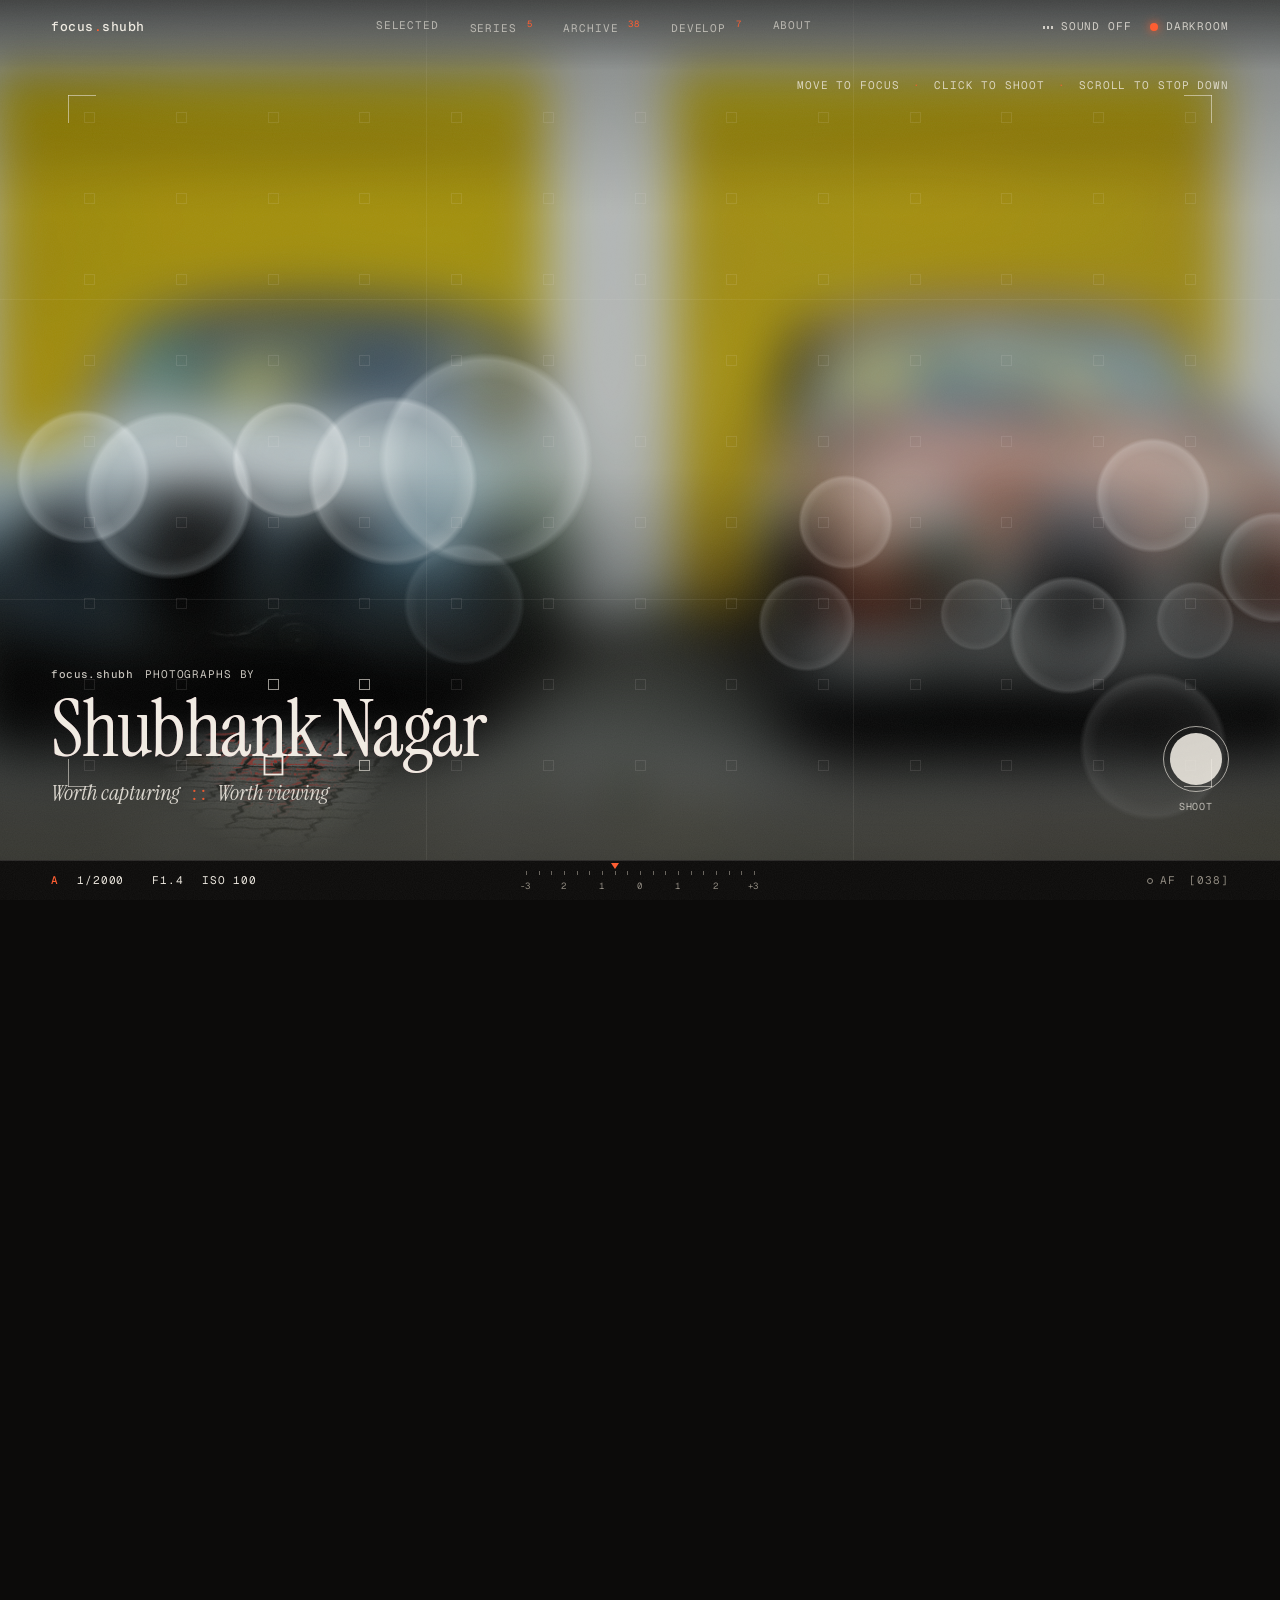
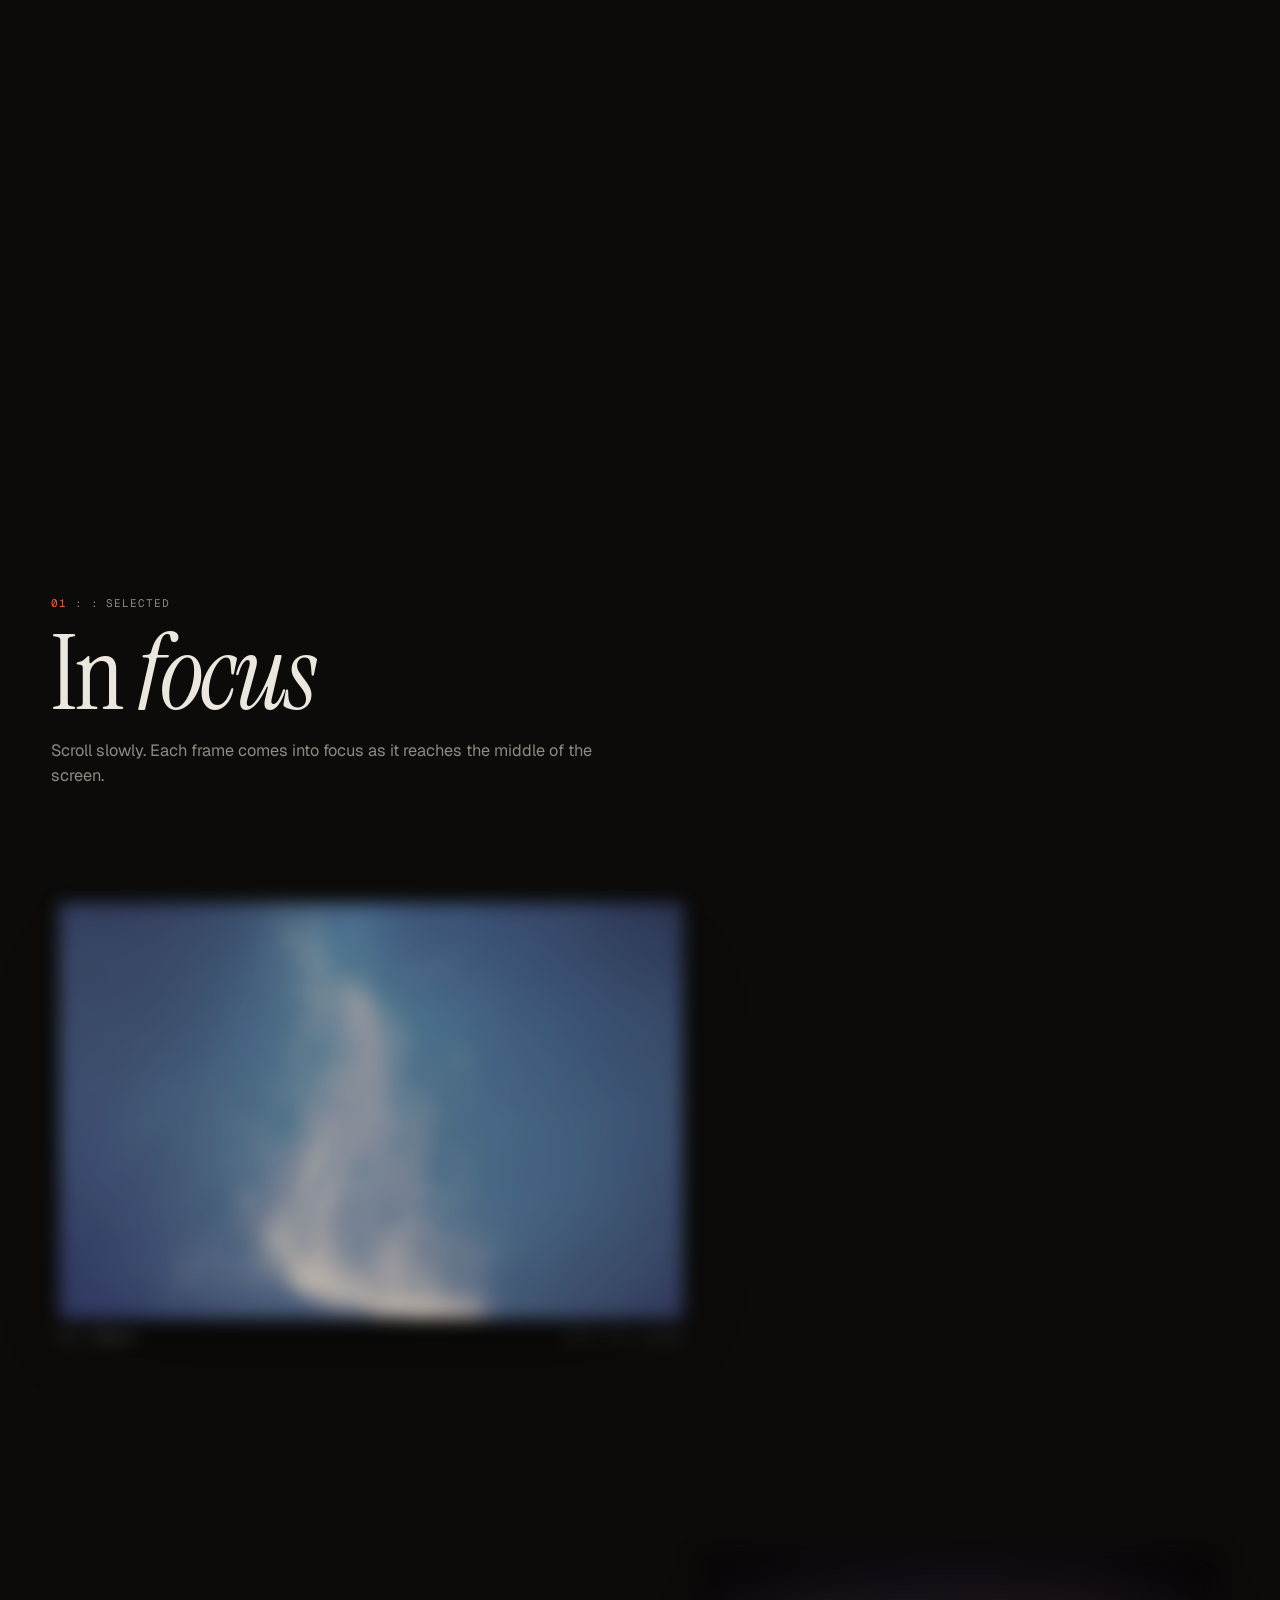
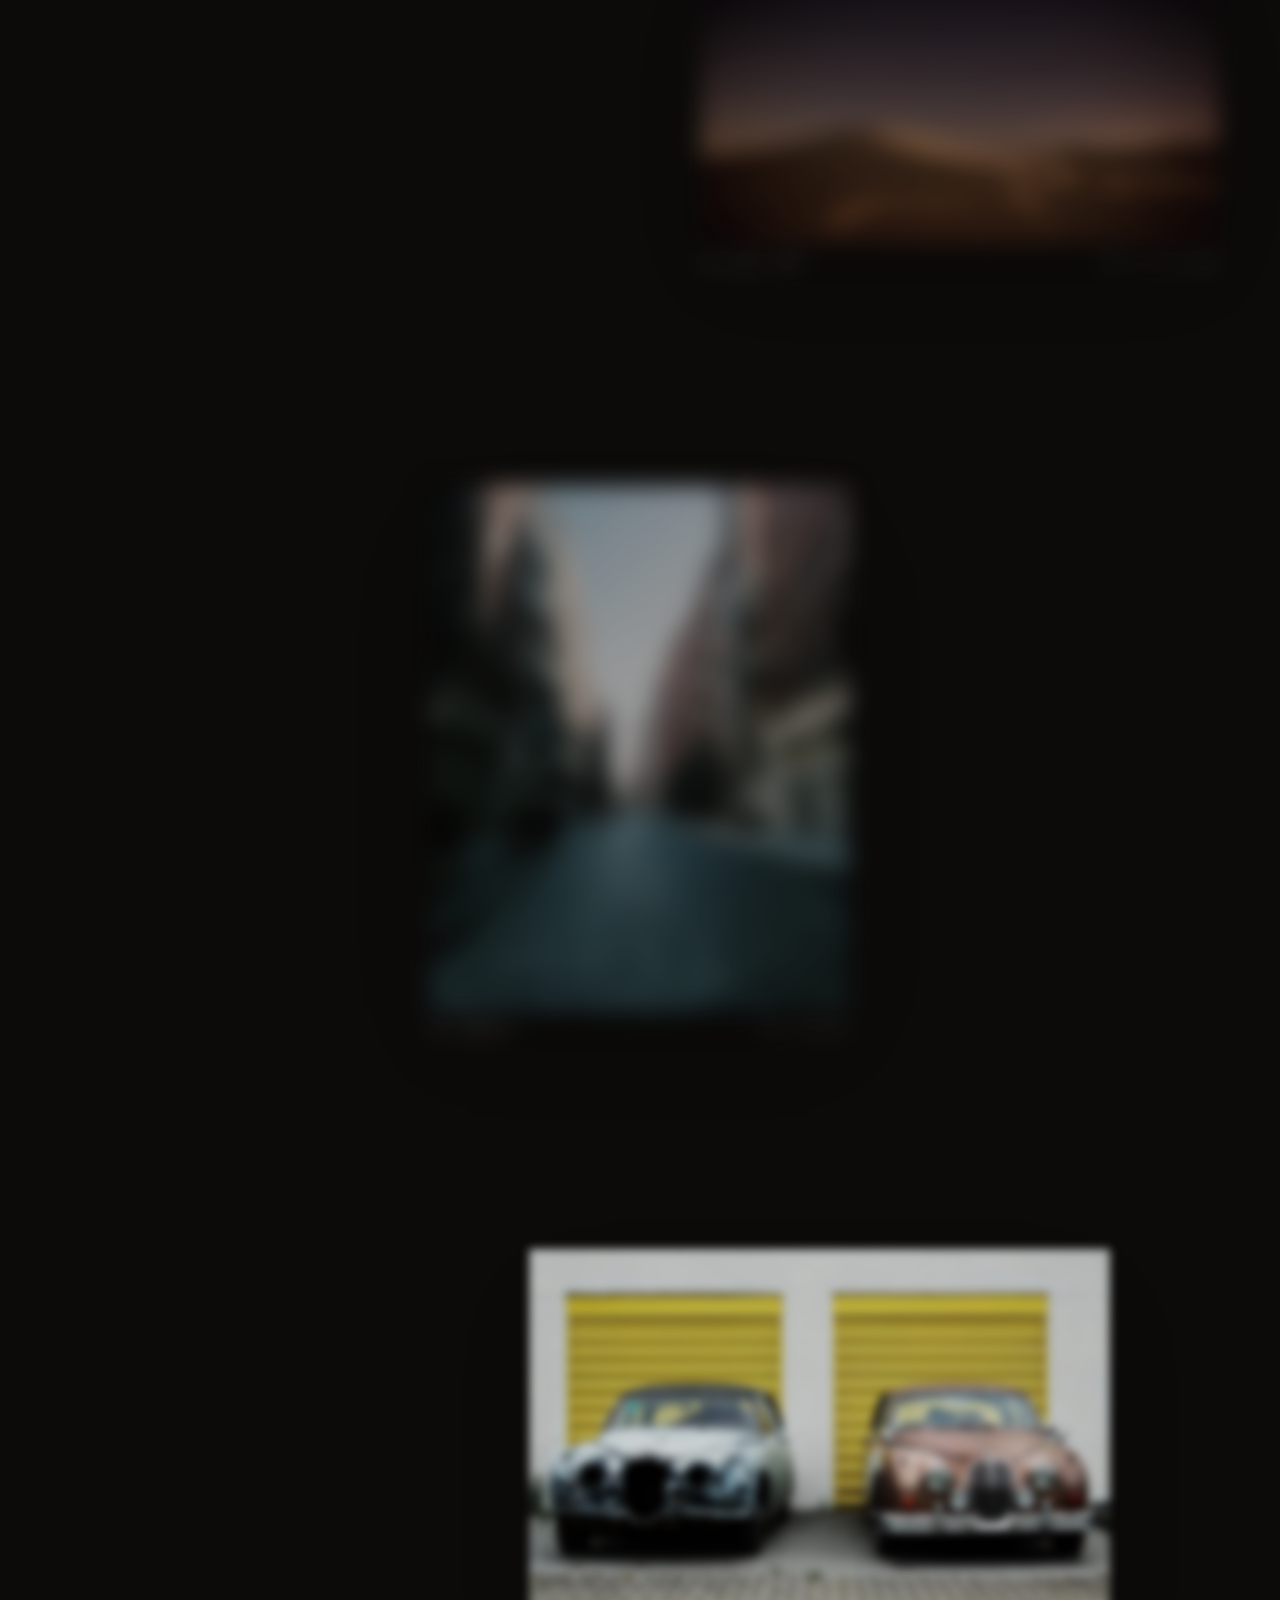
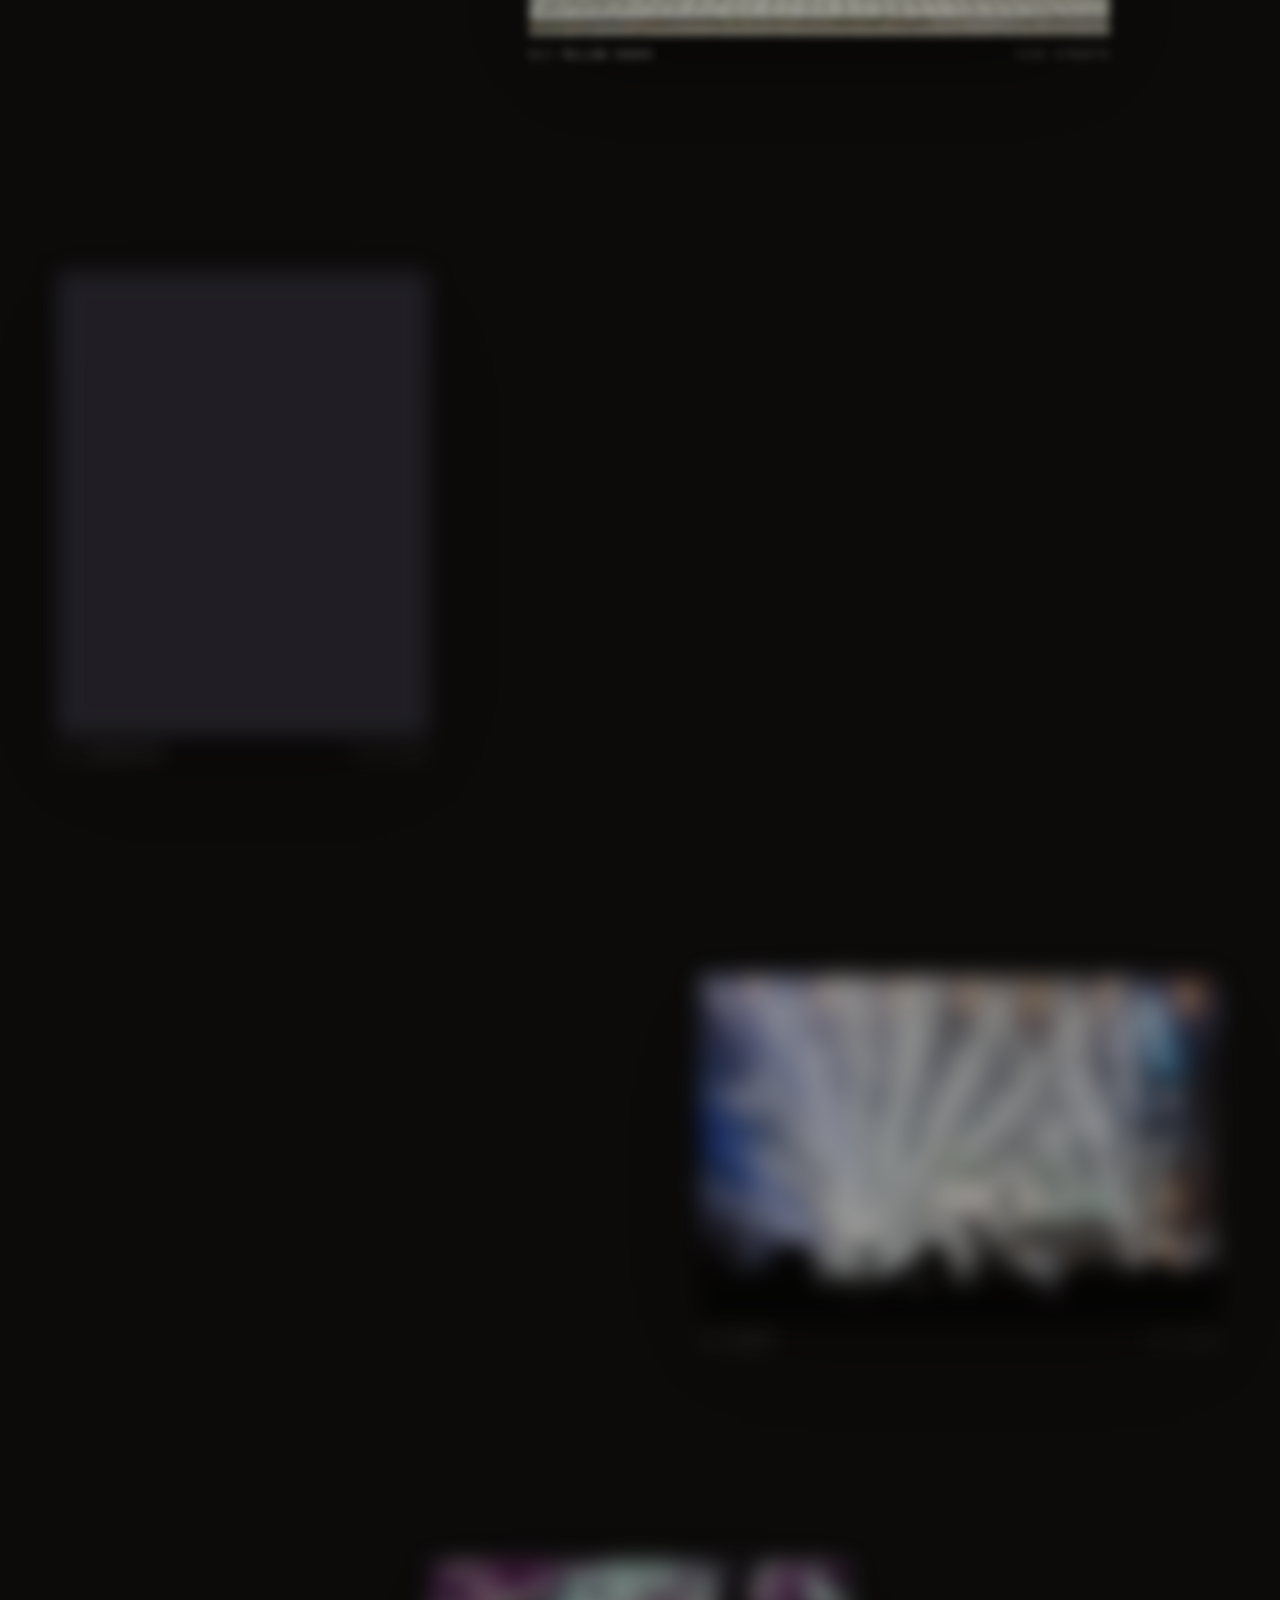
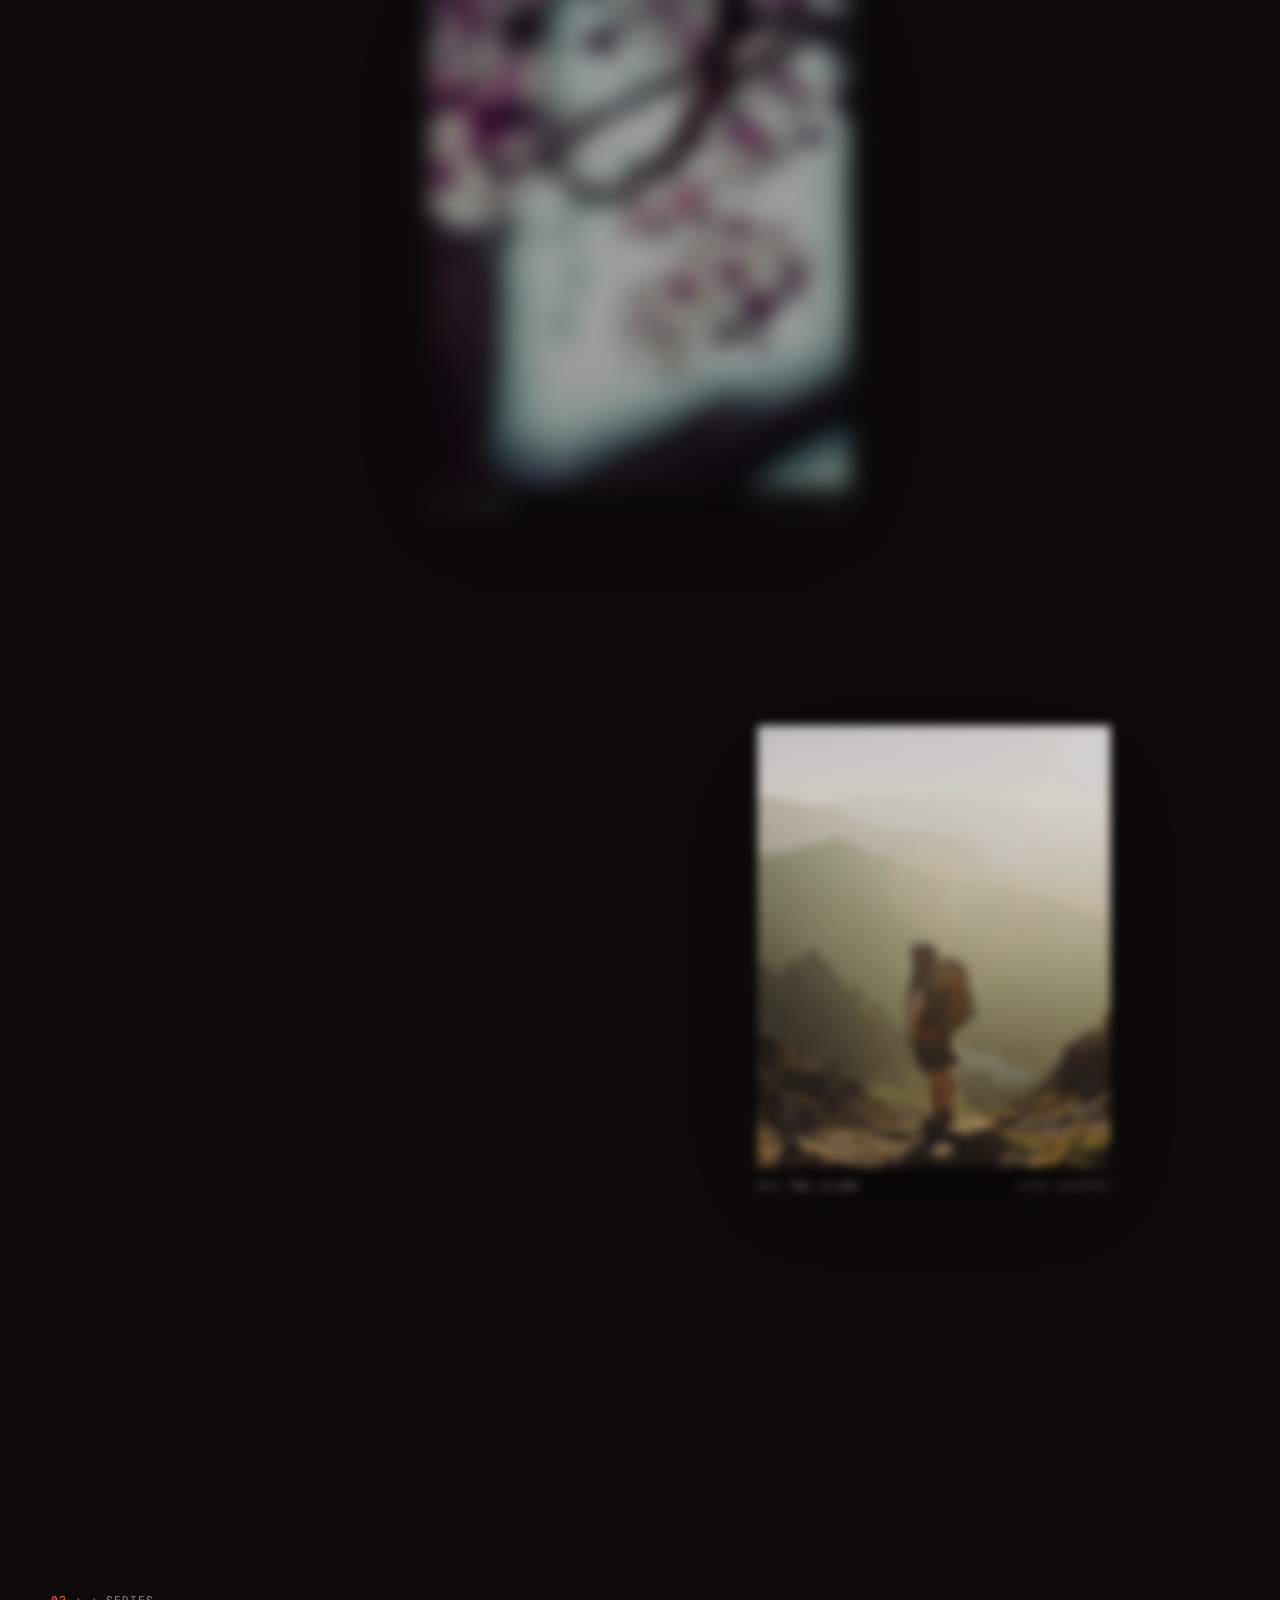
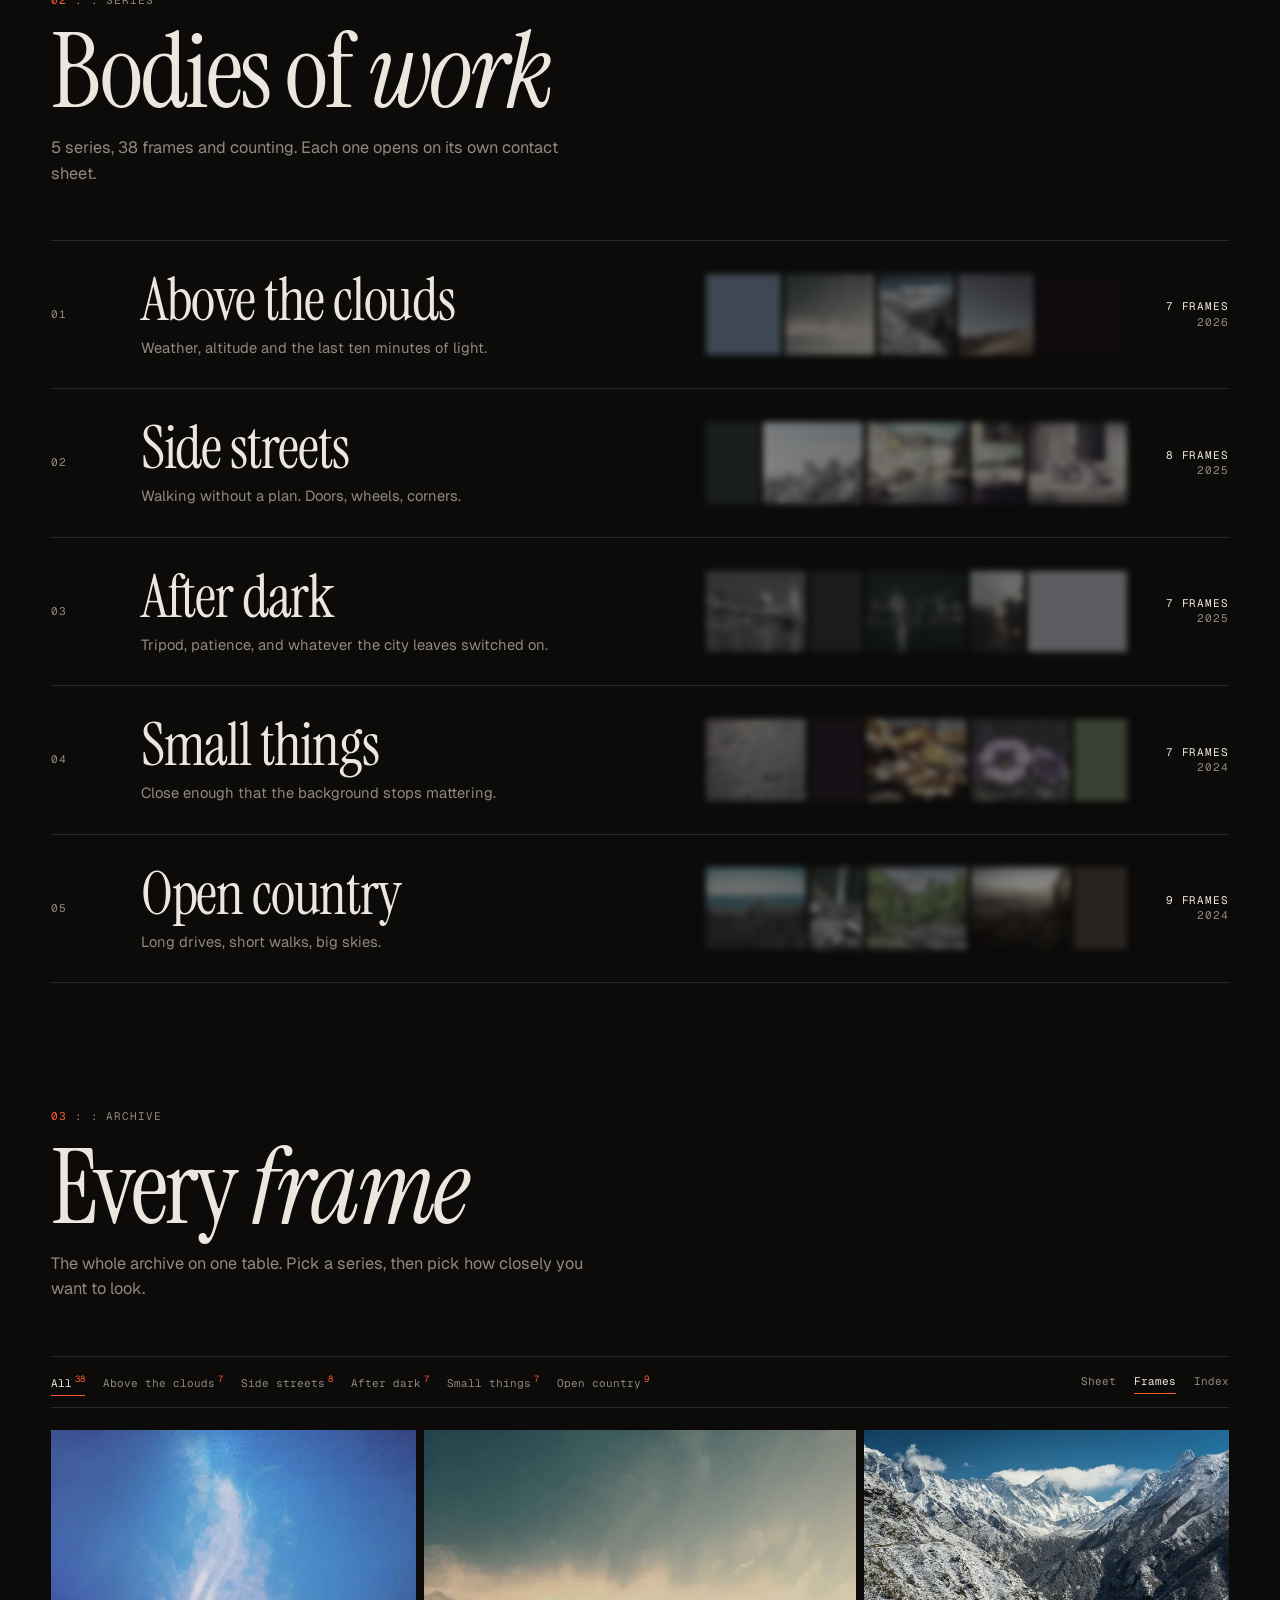
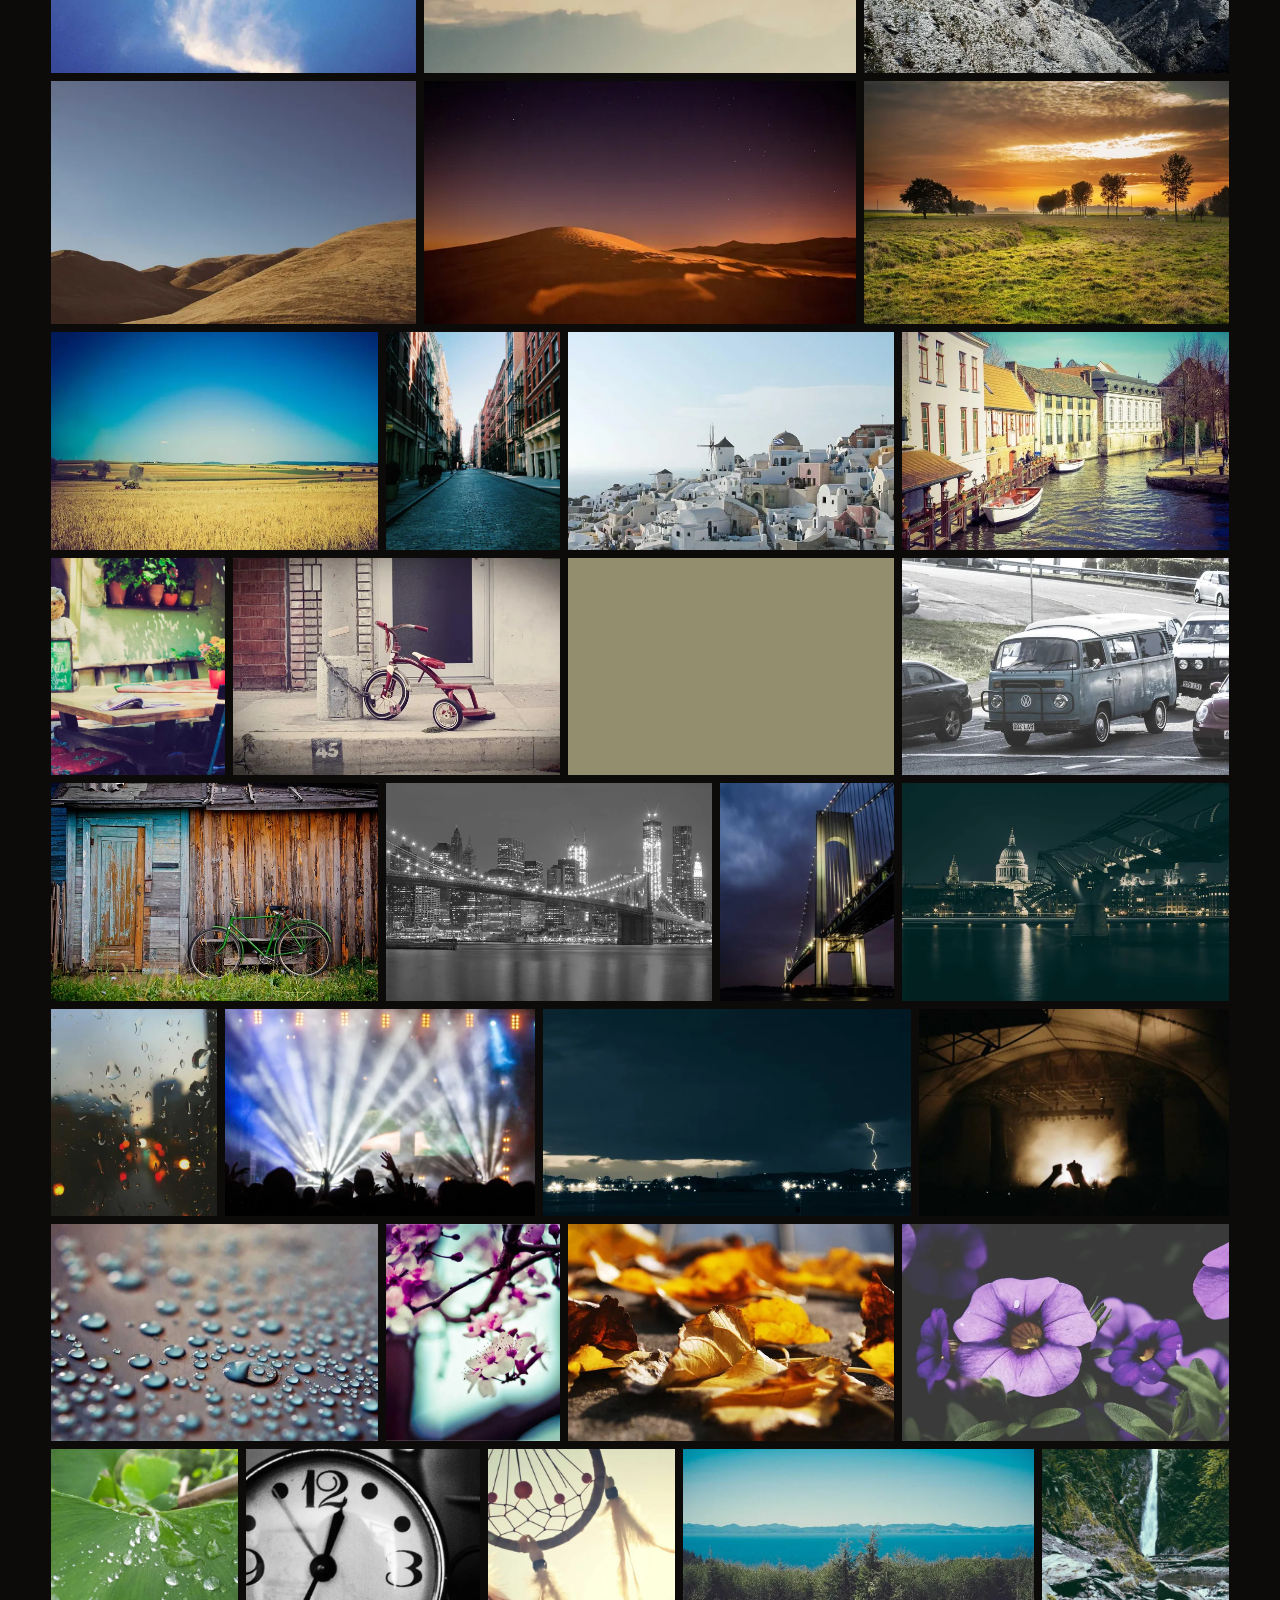
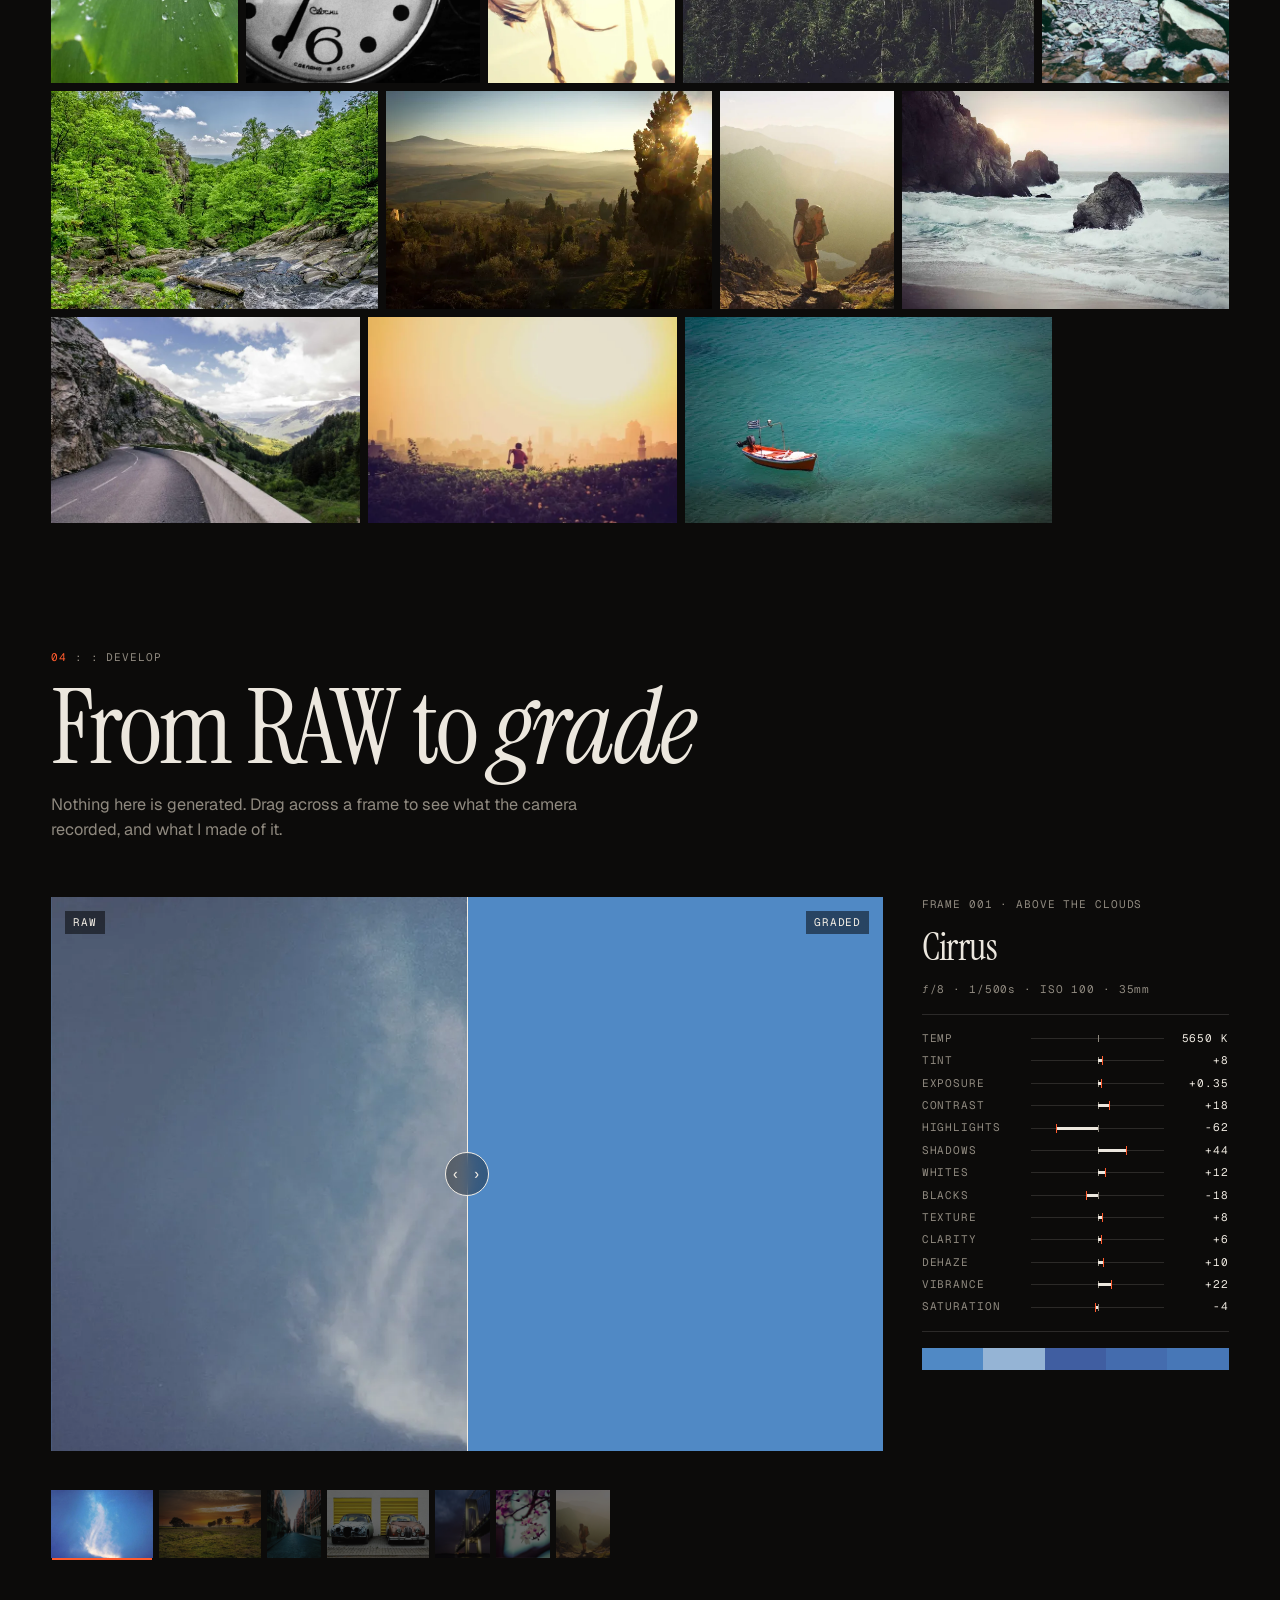
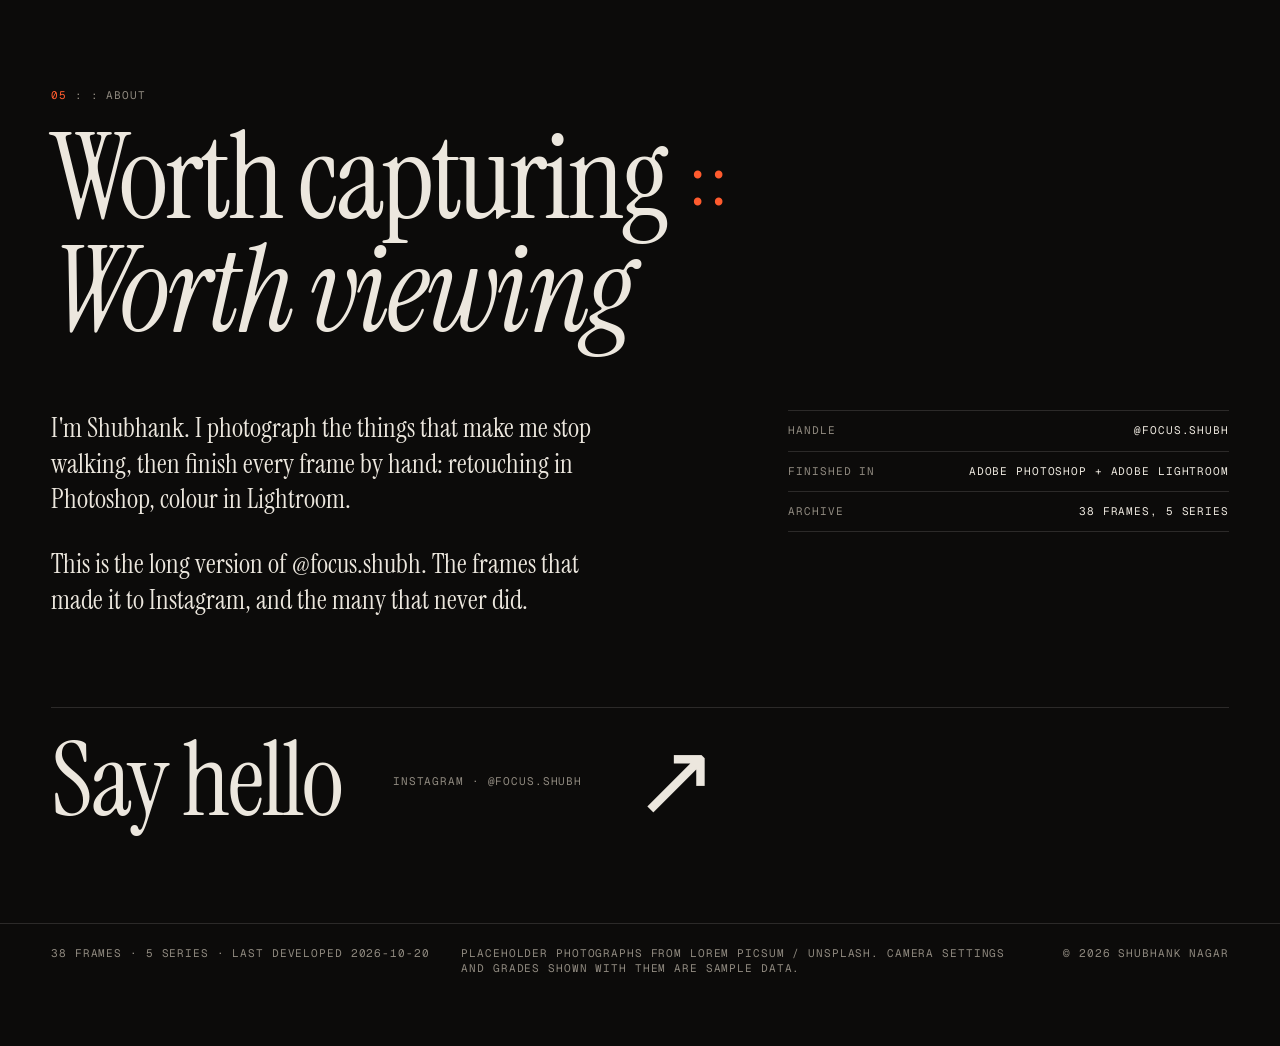
<file: index.html>
<!doctype html>
<html lang="en" data-theme="dark">
<head>
<meta charset="utf-8">
<meta name="viewport" content="width=device-width, initial-scale=1">
<!-- build:meta -->
<title>focus.shubh — Photographs by Shubhank Nagar</title>
<meta name="description" content="Photographs by Shubhank Nagar. Worth capturing, Worth viewing.">
<meta property="og:type" content="website">
<meta property="og:title" content="focus.shubh — Photographs by Shubhank Nagar">
<meta property="og:description" content="Photographs by Shubhank Nagar. Worth capturing, Worth viewing.">
<meta name="twitter:card" content="summary_large_image">
<!-- /build:meta -->
<meta name="theme-color" content="#0c0b0a">
<link rel="icon" href="data:image/svg+xml,%3Csvg xmlns='http://www.w3.org/2000/svg' viewBox='0 0 32 32'%3E%3Crect width='32' height='32' fill='%230c0b0a'/%3E%3Cpath d='M6 12V6h6M20 6h6v6M26 20v6h-6M12 26H6v-6' fill='none' stroke='%23ece7de' stroke-width='2'/%3E%3Ccircle cx='16' cy='16' r='3' fill='%23ff5b2e'/%3E%3C/svg%3E">
<link rel="preconnect" href="https://fonts.googleapis.com">
<link rel="preconnect" href="https://fonts.gstatic.com" crossorigin>
<link href="https://fonts.googleapis.com/css2?family=Geist:wght@300..600&family=Geist+Mono:wght@400;500&family=Instrument+Serif:ital@0;1&display=swap" rel="stylesheet">
<link rel="stylesheet" href="css/style.css">
<script>
  try { document.documentElement.dataset.theme = localStorage.getItem('lamp') || 'dark'; } catch (e) {}
</script>
</head>
<body>
<a class="skip" href="#selected">Skip to photographs</a>

<header class="top">
  <a class="brand" href="#top">focus<i>.</i>shubh</a>
  <nav class="nav" id="nav" aria-label="Sections">
    <a href="#selected"><b>01</b>Selected</a>
    <a href="#series"><b>02</b>Series <sup data-count="series"></sup></a>
    <a href="#archive"><b>03</b>Archive <sup data-count="frames"></sup></a>
    <a href="#develop"><b>04</b>Develop <sup data-count="develop"></sup></a>
    <a href="#about"><b>05</b>About</a>
  </nav>
  <div class="top__tools">
    <button class="lamp lamp--sound" id="sound" type="button" aria-pressed="false">
      <span class="wave" aria-hidden="true"><i></i><i></i><i></i></span><span id="sound-label">Sound off</span>
    </button>
    <button class="lamp" id="lamp" type="button" aria-label="Change the lamp: darkroom, lightbox or safelight">
      <span class="lamp__dot"></span><span id="lamp-label">Darkroom</span>
    </button>
    <button class="menu" id="menu" type="button" aria-expanded="false" aria-controls="nav">Menu</button>
  </div>
</header>

<main>
  <!-- 01 · live view: the opening screen is a camera. Point to focus, click to shoot, scroll to stop down. -->
  <section class="live" id="top" aria-label="Live view">
    <div class="live__pin" id="live">
      <div class="live__soft" id="live-soft"></div>
      <canvas class="live__bokeh" id="live-bokeh" aria-hidden="true"></canvas>
      <div class="live__sharp" id="live-sharp"></div>
      <div class="live__peak" aria-hidden="true"></div>
      <div class="live__shade" aria-hidden="true"></div>
      <div class="live__thirds" aria-hidden="true"></div>
      <div class="live__af" id="live-af" aria-hidden="true"></div>
      <svg class="live__iris" id="live-iris" aria-hidden="true" preserveAspectRatio="none"></svg>
      <div class="live__copy">
        <p class="live__kicker"><b id="live-handle">focus.shubh</b> <span>Photographs by</span></p>
        <h1 class="live__name" id="live-name">Shubhank Nagar</h1>
        <p class="live__tag"><span id="tag-a">Worth capturing</span> <i>: :</i> <span id="tag-b">Worth viewing</span></p>
      </div>
      <p class="live__hint" id="live-hint">Move to focus <i>·</i> Click to shoot <i>·</i> Scroll to stop down</p>
      <button class="live__roll" id="live-roll" type="button" data-ctx="featured" hidden><b id="roll-n">0</b></button>
      <button class="live__shutter" id="live-shutter" type="button" aria-label="Release the shutter"><span>Shoot</span></button>
    </div>
  </section>

  <section class="sec stage" id="selected">
    <header class="head">
      <p class="eyebrow"><b>01</b> : : Selected</p>
      <h2>In <em>focus</em></h2>
      <p class="lede">Scroll slowly. Each frame comes into focus as it reaches the middle of the screen.</p>
    </header>
    <div class="flow" id="flow"></div>
  </section>

  <section class="sec" id="series">
    <header class="head">
      <p class="eyebrow"><b>02</b> : : Series</p>
      <h2>Bodies of <em>work</em></h2>
      <p class="lede" id="series-lede"></p>
    </header>
    <ol class="rolls" id="rolls"></ol>
  </section>

  <section class="sec" id="archive">
    <header class="head">
      <p class="eyebrow"><b>03</b> : : Archive</p>
      <h2>Every <em>frame</em></h2>
      <p class="lede">The whole archive on one table. Pick a series, then pick how closely you want to look.</p>
    </header>
    <div class="bar">
      <div class="chips" id="chips" role="group" aria-label="Filter by series"></div>
      <div class="views" id="views" role="group" aria-label="Layout">
        <button type="button" data-view="sheet">Sheet</button>
        <button type="button" data-view="frames" aria-pressed="true">Frames</button>
        <button type="button" data-view="index">Index</button>
      </div>
    </div>
    <div class="grid" id="grid" data-view="frames"></div>
    <div class="more" id="more" aria-hidden="true"></div>
  </section>

  <section class="sec" id="develop">
    <header class="head">
      <p class="eyebrow"><b>04</b> : : Develop</p>
      <h2>From RAW to <em>grade</em></h2>
      <p class="lede">Nothing here is generated. Drag across a frame to see what the camera recorded, and what I made of it.</p>
    </header>
    <div class="dev" id="dev">
      <div class="cmp" id="cmp">
        <div class="cmp__img" id="cmp-after"></div>
        <div class="cmp__img cmp__img--raw" id="cmp-before"></div>
        <span class="cmp__tag cmp__tag--l">RAW</span>
        <span class="cmp__tag cmp__tag--r">Graded</span>
        <div class="cmp__bar" id="cmp-bar" role="slider" tabindex="0" aria-label="Reveal the unedited frame"
             aria-valuemin="0" aria-valuemax="100" aria-valuenow="50"><span></span></div>
      </div>
      <aside class="recipe">
        <p class="recipe__no" id="dev-no"></p>
        <h3 id="dev-title"></h3>
        <p class="recipe__meta" id="dev-meta"></p>
        <dl class="dials" id="dev-dials"></dl>
        <div class="swatches" id="dev-pal" aria-label="Colour palette of the graded frame"></div>
      </aside>
      <div class="picker" id="dev-picker" role="group" aria-label="Choose a frame"></div>
    </div>
  </section>

  <section class="sec about" id="about">
    <p class="eyebrow"><b>05</b> : : About</p>
    <h2 class="about__line"><span id="about-a">Worth capturing</span> <i>: :</i> <em id="about-b">Worth viewing</em></h2>
    <div class="about__cols">
      <div class="about__text" id="about-text"></div>
      <dl class="facts" id="facts"></dl>
    </div>
    <a class="hello" id="hello" href="#" target="_blank" rel="noopener">
      <span>Say hello</span><span class="hello__at" id="hello-at"></span><span aria-hidden="true">↗</span>
    </a>
  </section>
</main>

<footer class="foot">
  <p id="foot-count"></p>
  <p id="foot-note"></p>
  <p>© <span id="year"></span> <span id="foot-name">Shubhank Nagar</span></p>
</footer>

<!-- the viewfinder strip -->
<div class="hud" id="hud" aria-hidden="true">
  <p class="hud__exif" id="hud-exif">READY</p>
  <div class="hud__ring"><div class="hud__scale" id="hud-scale"></div></div>
  <p class="hud__frame" id="hud-frame"></p>
  <p class="hud__lcd"><b>A</b><span id="lcd-s">1/2000</span><span id="lcd-f">F1.4</span><span>ISO 100</span></p>
  <div class="meter" id="meter"><i></i></div>
  <p class="hud__shots"><span class="hud__af" id="lcd-af">AF</span><span id="lcd-left"></span></p>
</div>

<dialog class="viewer" id="viewer" aria-label="Photograph">
  <div class="safe safe--grey" aria-hidden="true"></div><div class="safe safe--red" aria-hidden="true"></div>
  <div class="viewer__img" id="v-img"></div>
  <button class="viewer__nav viewer__nav--prev" id="v-prev" type="button" aria-label="Previous frame">←</button>
  <button class="viewer__nav viewer__nav--next" id="v-next" type="button" aria-label="Next frame">→</button>
  <button class="viewer__close" id="v-close" type="button" autofocus>Close <span aria-hidden="true">✕</span></button>
  <div class="viewer__info">
    <p class="viewer__no" id="v-no"></p>
    <div class="viewer__title">
      <h2 id="v-title"></h2>
      <p id="v-sub"></p>
    </div>
    <p class="viewer__exif" id="v-exif"></p>
    <div class="swatches" id="v-pal"></div>
    <button class="viewer__raw" id="v-raw" type="button">Hold for RAW</button>
  </div>
</dialog>

<div class="af" id="af" aria-hidden="true"><i></i><i></i><i></i><i></i></div>
<div class="loupe" id="loupe" aria-hidden="true"></div>
<div class="safe safe--grey" aria-hidden="true"></div><div class="safe safe--red" aria-hidden="true"></div>
<noscript><p class="nojs">This portfolio needs JavaScript to lay out the photographs.</p></noscript>

<script src="data/manifest.js"></script>
<script src="js/app.js"></script>
</body>
</html>
</file>
<file: css/style.css>
/* focus.shubh
   Darkroom by default, lightbox on demand. One accent (the safelight),
   one confirmation colour (the green of an autofocus lock). */

:root {
  --bg: #0c0b0a;
  --bg-2: #151311;
  --fg: #ece7de;
  --dim: #8f897f;
  --line: rgba(236, 231, 222, .14);
  --accent: #ff5b2e;
  --lock: #86f59b;
  --peak: #ff3b2f; /* focus peaking, the red edge shimmer of a manual-focus camera */
  --live-fg: #f2ede4;
  --serif: 'Instrument Serif', 'Iowan Old Style', Georgia, serif;
  --sans: 'Geist', system-ui, -apple-system, 'Segoe UI', sans-serif;
  --mono: 'Geist Mono', ui-monospace, 'SF Mono', Menlo, Consolas, monospace;
  --gut: clamp(16px, 4vw, 56px);
  --hud: 40px;
  --ease: cubic-bezier(.2, .7, .1, 1);
  color-scheme: dark;
}
:root[data-theme='light'] {
  --bg: #efebe4;
  --bg-2: #e5e0d7;
  --fg: #15130f;
  --dim: #6c675e;
  --line: rgba(21, 19, 15, .16);
  --accent: #d63c14;
  --lock: #0b8f35;
  color-scheme: light;
}

*, *::before, *::after { box-sizing: border-box; }
html:has(dialog[open]) { overflow: hidden; }
html { scroll-behavior: smooth; scroll-padding-top: 72px; -webkit-text-size-adjust: 100%; }
body {
  margin: 0;
  padding-bottom: var(--hud);
  background: var(--bg);
  color: var(--fg);
  font: 400 16px/1.55 var(--sans);
  -webkit-font-smoothing: antialiased;
  transition: background-color .5s, color .5s;
}
/* film grain */
body::after {
  content: '';
  position: fixed; inset: 0; z-index: 60;
  pointer-events: none;
  opacity: .07;
  background: url("data:image/svg+xml,%3Csvg xmlns='http://www.w3.org/2000/svg' width='180' height='180'%3E%3Cfilter id='n'%3E%3CfeTurbulence type='fractalNoise' baseFrequency='.9' numOctaves='2' stitchTiles='stitch'/%3E%3CfeColorMatrix values='0 0 0 0 .5 0 0 0 0 .5 0 0 0 0 .5 0 0 0 .9 0'/%3E%3C/filter%3E%3Crect width='180' height='180' filter='url(%23n)'/%3E%3C/svg%3E");
}
img { display: block; max-width: 100%; height: auto; }
a { color: inherit; text-decoration: none; }
button { font: inherit; color: inherit; background: none; border: 0; padding: 0; cursor: pointer; }
h1, h2, h3, p, ol, dl, dd, figure { margin: 0; padding: 0; }
ol { list-style: none; }
em { font-style: italic; }
:focus-visible { outline: 1px solid var(--accent); outline-offset: 4px; }
::selection { background: var(--accent); color: #0c0b0a; }

.skip { position: fixed; left: var(--gut); top: -60px; z-index: 90; padding: 8px 12px; background: var(--fg); color: var(--bg); }
.skip:focus { top: 12px; }
.nojs { padding: 40vh var(--gut); text-align: center; }

/* small technical type: counters, settings, labels */
.eyebrow, .nav, .brand, .lamp, .menu, .hud, .chips, .views, .shot figcaption,
.cell__no, .cell__s, .cell__x, .roll__no, .roll__meta, .recipe__no, .recipe__meta,
.dials, .facts, .foot, .viewer__no, .viewer__exif, .viewer__raw, .viewer__close,
.viewer__title p, .cmp__tag, .hello__at, .live__kicker, .live__hint, .live__shutter span, .loupe::after {
  font-family: var(--mono);
  font-size: 11px;
  line-height: 1.4;
  letter-spacing: .08em;
  text-transform: uppercase;
}

.hud__exif, .viewer__exif, .recipe__meta, .cell__x { text-transform: none; }

/* ------------------------------------------------------------ header */
.top {
  position: fixed; inset: 0 0 auto 0; z-index: 40;
  display: flex; align-items: center; justify-content: space-between; gap: 24px;
  padding: 18px var(--gut) 34px;
  background: linear-gradient(var(--bg) 46%, transparent);
  pointer-events: none;
}
.top > * { pointer-events: auto; }
.brand { font-size: 13px; letter-spacing: .04em; text-transform: none; font-weight: 500; }
.brand i { color: var(--accent); font-style: normal; }
.nav { display: flex; gap: clamp(14px, 2.4vw, 34px); }
.nav a { color: var(--dim); transition: color .25s; }
.nav a:hover, .nav a.is-here { color: var(--fg); }
.nav b { display: none; font-weight: 400; }
.nav sup { font-size: 9px; color: var(--accent); margin-left: 2px; }
.top__tools { display: flex; align-items: center; gap: 18px; }
.lamp { display: inline-flex; align-items: center; gap: 8px; color: var(--dim); }
.lamp:hover { color: var(--fg); }
.lamp__dot { width: 8px; height: 8px; border-radius: 50%; background: var(--accent); box-shadow: 0 0 10px var(--accent); transition: background-color .3s, box-shadow .3s; }
[data-theme='light'] .lamp__dot { background: none; box-shadow: none; border: 1px solid currentColor; }
[data-theme='safe'] .lamp__dot { background: #ff2e12; box-shadow: 0 0 6px 2px #ff2e12, 0 0 22px 6px rgba(255, 46, 18, .5); }
.wave { display: inline-flex; align-items: center; gap: 2px; height: 10px; }
.wave i { width: 2px; height: 3px; background: currentColor; transition: height .2s; }
.lamp--sound[aria-pressed='true'] { color: var(--fg); }
.lamp--sound[aria-pressed='true'] .wave i { animation: wave .9s ease-in-out infinite alternate; }
.lamp--sound[aria-pressed='true'] .wave i:nth-child(2) { animation-delay: -.3s; }
.lamp--sound[aria-pressed='true'] .wave i:nth-child(3) { animation-delay: -.6s; }
@keyframes wave { from { height: 3px; } to { height: 10px; } }

/* over the live view the header sits on a photograph, so it switches to light type */
.in-live:not(.nav-open) .top { background: linear-gradient(rgba(0, 0, 0, .45), transparent); color: var(--live-fg); }
.in-live:not(.nav-open) .lamp, .in-live:not(.nav-open) .menu { color: rgba(242, 237, 228, .78); }
.in-live:not(.nav-open) .lamp:hover, .in-live:not(.nav-open) .lamp--sound[aria-pressed='true'] { color: var(--live-fg); }
@media (min-width: 861px) {
  .in-live .nav a { color: rgba(242, 237, 228, .62); }
  .in-live .nav a:hover { color: var(--live-fg); }
}
.menu { display: none; }

/* ------------------------------------------------------------ 01 · live view */
.live { position: relative; height: 230vh; height: 230svh; }
.live__pin {
  --fx: 70%; --fy: 36%; --fr: 160px; /* focus point and depth of field, from JS */
  --q: 1; --po: 0; --ca: 1; --p: 0; --pk: none; --tint: #111;
  position: sticky; top: 0; height: 100vh; height: 100svh; overflow: hidden;
  background: var(--tint); color: var(--live-fg);
  cursor: crosshair; -webkit-user-select: none; user-select: none; -webkit-tap-highlight-color: transparent;
}
.live__pin > * { position: absolute; }
.live__soft, .live__sharp, .live__peak, .live__shade, .live__thirds, .live__iris, .live__bokeh { inset: 0; width: 100%; height: 100%; pointer-events: none; }
.live__soft img, .live__sharp img { width: 100%; height: 100%; max-width: none; object-fit: cover; }
.live__soft img { filter: blur(24px) saturate(1.15) brightness(.8); transform: scale(1.1); }
.live__bokeh { mix-blend-mode: screen; }
/* the sharp frame shows only inside the focus spot, which widens as the lens stops down */
.live__sharp {
  opacity: calc(.45 + var(--q) * .55);
  -webkit-mask: radial-gradient(circle var(--fr) at var(--fx) var(--fy), #000 36%, transparent);
  mask: radial-gradient(circle var(--fr) at var(--fx) var(--fy), #000 36%, transparent);
}
.live__peak {
  background: var(--peak);
  opacity: var(--po);
  -webkit-mask: var(--pk) center / cover no-repeat, radial-gradient(circle var(--fr) at var(--fx) var(--fy), #000 18%, transparent 68%);
  -webkit-mask-composite: source-in;
  mask: var(--pk) center / cover no-repeat, radial-gradient(circle var(--fr) at var(--fx) var(--fy), #000 18%, transparent 68%);
  mask-composite: intersect;
}
.live__shade { background: linear-gradient(rgba(0, 0, 0, .3), transparent 24%, transparent 52%, rgba(0, 0, 0, .58)); }
.live__thirds {
  opacity: calc(1 - var(--p) * 2.4);
  background:
    linear-gradient(90deg, transparent calc(100% / 3 - .5px), rgba(242, 237, 228, .07) 0 calc(100% / 3 + .5px), transparent 0 calc(200% / 3 - .5px), rgba(242, 237, 228, .07) 0 calc(200% / 3 + .5px), transparent 0),
    linear-gradient(transparent calc(100% / 3 - .5px), rgba(242, 237, 228, .07) 0 calc(100% / 3 + .5px), transparent 0 calc(200% / 3 - .5px), rgba(242, 237, 228, .07) 0 calc(200% / 3 + .5px), transparent 0);
}
/* autofocus points, lit around the focus point, green on lock */
.live__af { inset: 13% 7% 15%; pointer-events: none; opacity: calc(1 - var(--p) * 2.4); }
.live__af::before {
  content: ''; position: absolute; inset: -22px;
  --c: rgba(242, 237, 228, .55);
  background:
    linear-gradient(var(--c) 0 0) 0 0 / 28px 1px, linear-gradient(var(--c) 0 0) 0 0 / 1px 28px,
    linear-gradient(var(--c) 0 0) 100% 0 / 28px 1px, linear-gradient(var(--c) 0 0) 100% 0 / 1px 28px,
    linear-gradient(var(--c) 0 0) 0 100% / 28px 1px, linear-gradient(var(--c) 0 0) 0 100% / 1px 28px,
    linear-gradient(var(--c) 0 0) 100% 100% / 28px 1px, linear-gradient(var(--c) 0 0) 100% 100% / 1px 28px;
  background-repeat: no-repeat;
}
.live__af i {
  position: absolute; width: 11px; height: 11px; margin: -5.5px 0 0 -5.5px;
  border: 1px solid rgba(242, 237, 228, .1);
  transition: border-color .18s, background-color .18s, transform .3s var(--ease);
}
.live__af i.is-lit { border-color: rgba(242, 237, 228, .62); }
.live__af i.is-act { border-color: var(--live-fg); transform: scale(1.8); }
.live__af i.is-lock { border-color: #86f59b; background: rgba(134, 245, 155, .16); }
.live__af i.is-act.is-lock { box-shadow: 0 0 12px rgba(134, 245, 155, .6); }
.live__iris { color: var(--bg); overflow: visible; }
.live__iris path { stroke: var(--line); stroke-width: 1; }

.live__copy {
  left: var(--gut); bottom: calc(var(--hud) + clamp(26px, 6vh, 64px));
  max-width: min(44rem, 72vw);
  pointer-events: none;
  opacity: calc(1 - var(--p) * 3.4);
  animation: rise 1.4s .9s var(--ease) backwards;
}
.live__kicker { display: flex; gap: 12px; opacity: .82; }
.live__kicker b { font-weight: 500; text-transform: none; letter-spacing: .04em; }
.live__name {
  margin: 12px 0 14px;
  font: 400 clamp(2.7rem, 6.2vw, 6.4rem)/.9 var(--serif); letter-spacing: -.02em;
  /* the name is part of the scene: away from the focus point its colours split like a soft lens */
  text-shadow: calc(var(--ca) * -5px) 0 0 rgba(255, 64, 48, .6), calc(var(--ca) * 5px) 0 0 rgba(48, 190, 255, .6);
  filter: blur(calc(var(--ca) * 1.5px));
}
.live__tag { font: italic 400 clamp(1.05rem, 1.7vw, 1.45rem)/1.2 var(--serif); opacity: .88; }
.live__tag i { font-style: normal; color: var(--accent); margin: 0 .35em; }
.live__hint { top: 78px; right: var(--gut); opacity: calc(.78 - var(--p) * 3); animation: rise 1s 1.6s var(--ease) backwards; }
.live__hint i { font-style: normal; color: var(--accent); margin: 0 .5em; }
.live__shutter {
  right: var(--gut); bottom: calc(var(--hud) + clamp(26px, 6vh, 64px) + 14px);
  display: grid; place-items: center;
  width: 66px; height: 66px; border-radius: 50%;
  border: 1px solid rgba(242, 237, 228, .65);
  opacity: calc(1 - var(--p) * 3);
  animation: rise 1s 1.3s var(--ease) backwards;
}
.live__shutter::before { content: ''; width: 52px; height: 52px; border-radius: 50%; background: rgba(242, 237, 228, .88); transition: transform .12s, background-color .2s; }
.live__shutter:hover::before { background: #fff; }
.live__shutter:active::before { transform: scale(.84); }
.live__shutter span { position: absolute; top: calc(100% + 9px); font-size: 10px; opacity: .7; }
/* the frames you have taken, stacked like prints */
.live__roll { right: calc(var(--gut) + 96px); bottom: calc(var(--hud) + clamp(26px, 6vh, 64px) + 26px); width: 62px; height: 44px; cursor: zoom-in; opacity: calc(1 - var(--p) * 3); }
.live__roll[hidden] { display: none; }
.live__roll img {
  position: absolute; inset: 0; width: 100%; height: 100%; object-fit: cover;
  border: 2px solid var(--live-fg); box-shadow: 0 10px 24px rgba(0, 0, 0, .5);
  transform-origin: 50% 50%;
}
.live__roll b {
  position: absolute; z-index: 1; top: -9px; right: -9px; min-width: 19px; height: 19px; padding: 0 5px;
  border-radius: 10px; background: var(--accent); color: #0c0b0a; font: 500 10px/19px var(--mono);
}
@keyframes rise { from { opacity: 0; transform: translateY(10px); } }
.is-deep .live__copy, .is-deep .live__shutter, .is-deep .live__roll, .is-deep .live__hint { visibility: hidden; }

/* ------------------------------------------------------------ 01 · selected */
.stage .flow { padding: 6vh 0 30vh; }
.flow {
  position: relative; z-index: 1;
  display: grid; gap: clamp(90px, 22vh, 260px);
}
.shot {
  --d: 1; /* distance from the focal plane (centre of the screen), 0 = sharp */
  width: min(100%, var(--w, 52vw));
  filter: blur(calc(var(--d) * 12px)) saturate(calc(1 - var(--d) * .45));
  opacity: calc(1 - var(--d) * .38);
  transform: scale(calc(1 - var(--d) * .035));
  will-change: filter, transform;
}
.shot:nth-child(4n + 1) { justify-self: start; }
.shot:nth-child(4n + 2) { justify-self: end; }
.shot:nth-child(4n + 3) { justify-self: center; }
.shot:nth-child(4n + 4) { justify-self: end; margin-right: 9vw; }
.shot__btn { position: relative; display: block; width: 100%; cursor: zoom-in; }
.shot__btn img { width: 100%; box-shadow: 0 40px 90px -40px rgba(0, 0, 0, .8); }
.shot figcaption {
  display: flex; justify-content: space-between; gap: 16px;
  margin-top: 12px; color: var(--dim);
}
.shot figcaption b { font-weight: 400; color: var(--fg); }
/* focus peaking flashes across a frame the moment it locks */
.shot__peak, .viewer__peak {
  position: absolute; pointer-events: none; opacity: 0;
  background: var(--peak);
  -webkit-mask: var(--pk) center / 100% 100% no-repeat;
  mask: var(--pk) center / 100% 100% no-repeat;
}
.shot__peak { inset: 0; }
.shot.is-lock .shot__peak { animation: peak 1.5s .15s ease-out; }
@keyframes peak { 0% { opacity: 0; } 18% { opacity: .95; } 100% { opacity: 0; } }

/* autofocus brackets: drawn on whichever frame holds focus */
.shot__btn::before {
  content: ''; position: absolute; inset: -10px; pointer-events: none;
  opacity: 0; transform: scale(1.04);
  transition: opacity .25s, transform .4s var(--ease);
  background:
    linear-gradient(var(--lock) 0 0) 0 0 / 22px 1px, linear-gradient(var(--lock) 0 0) 0 0 / 1px 22px,
    linear-gradient(var(--lock) 0 0) 100% 0 / 22px 1px, linear-gradient(var(--lock) 0 0) 100% 0 / 1px 22px,
    linear-gradient(var(--lock) 0 0) 0 100% / 22px 1px, linear-gradient(var(--lock) 0 0) 0 100% / 1px 22px,
    linear-gradient(var(--lock) 0 0) 100% 100% / 22px 1px, linear-gradient(var(--lock) 0 0) 100% 100% / 1px 22px;
  background-repeat: no-repeat;
}
.shot.is-lock .shot__btn::before { opacity: 1; transform: none; }

/* ------------------------------------------------------------ sections */
.sec {
  position: relative; z-index: 1;
  padding: clamp(80px, 14vh, 170px) var(--gut) 0;
  background: var(--bg);
  transition: background-color .5s;
}
.head { display: grid; gap: 14px; margin-bottom: clamp(36px, 6vh, 72px); max-width: 60rem; }
.eyebrow { color: var(--dim); }
.eyebrow b { font-weight: 400; color: var(--accent); }
h2 { font: 400 clamp(2.8rem, 8.2vw, 7.4rem)/.94 var(--serif); letter-spacing: -.025em; }
/* headings develop like a print in the tray: blank, overexposed, then the image comes up */
.dev-ready .head h2, .dev-ready .about__line { opacity: 0; }
.dev-ready .is-dev { animation: develop 1.8s var(--ease) both; }
@keyframes develop {
  0% { opacity: 0; filter: blur(16px) brightness(2.6); }
  35% { opacity: 1; }
  100% { opacity: 1; filter: none; }
}
.lede { max-width: 34rem; color: var(--dim); font-size: 1.02rem; }

/* ------------------------------------------------------------ series */
.rolls { border-top: 1px solid var(--line); }
.roll a {
  display: grid; grid-template-columns: 3.2rem minmax(0, 1.25fr) minmax(0, 1fr) auto;
  align-items: center; gap: clamp(14px, 3vw, 44px);
  padding: clamp(18px, 2.6vw, 30px) 0;
  border-bottom: 1px solid var(--line);
}
.roll__no { color: var(--dim); }
.roll__name { font: 400 clamp(1.9rem, 4.6vw, 4rem)/1 var(--serif); letter-spacing: -.02em; transition: transform .5s var(--ease), color .3s; }
.roll__note { display: block; margin-top: 8px; font: 400 .92rem/1.4 var(--sans); letter-spacing: 0; color: var(--dim); }
.roll__strip { display: flex; gap: 4px; justify-content: flex-end; min-width: 0; }
.roll__strip img {
  flex: 0 1 auto; width: auto; height: clamp(46px, 6.4vw, 92px); min-width: 0; object-fit: cover;
  filter: blur(3px) saturate(.35); opacity: .5;
  transition: filter .5s var(--ease), opacity .5s;
}
.roll__meta { color: var(--dim); text-align: right; white-space: nowrap; }
.roll__meta b { display: block; font-weight: 400; color: var(--fg); }
.roll a:hover .roll__name, .roll a:focus-visible .roll__name { transform: translateX(12px); font-style: italic; }
.roll a:hover .roll__strip img, .roll a:focus-visible .roll__strip img { filter: none; opacity: 1; }
.roll a:hover .roll__no { color: var(--accent); }

@media (hover: none) { .roll__strip img { filter: none; opacity: 1; } }

/* ------------------------------------------------------------ archive */
.bar {
  position: sticky; top: 56px; z-index: 5;
  display: flex; flex-wrap: wrap; align-items: center; justify-content: space-between; gap: 12px 24px;
  padding: 12px 0; margin-bottom: 22px;
  background: var(--bg);
  border-block: 1px solid var(--line);
  transition: background-color .5s;
}
.chips, .views { display: flex; flex-wrap: wrap; gap: 6px 18px; }
.chips button, .views button { color: var(--dim); padding: 4px 0; transition: color .2s; }
.chips button:hover, .views button:hover { color: var(--fg); }
.chips button[aria-pressed='true'], .views button[aria-pressed='true'] { color: var(--fg); box-shadow: 0 1px 0 var(--accent); }
.chips sup { font-size: 9px; color: var(--accent); margin-left: 3px; }

.cell { position: relative; display: block; text-align: left; cursor: zoom-in; }
.cell__img { display: block; overflow: hidden; }
.cell__img img { width: 100%; height: 100%; object-fit: cover; opacity: 0; transition: opacity .6s, transform .8s var(--ease); }
.cell__img img.is-in { opacity: 1; }
.cell__no, .cell__s, .cell__x, .cell__d { color: var(--dim); }
.cell__t { font: 400 1.25rem/1.1 var(--serif); }

/* frames: justified rows, every photo at its own proportions */
.grid[data-view='frames'] { display: flex; flex-wrap: wrap; gap: 8px; }
.grid[data-view='frames']::after { content: ''; flex: 12 1 0; }
.grid[data-view='frames'] .cell { flex: var(--ar) 1 calc(var(--ar) * clamp(150px, 15vw, 230px)); }
.grid[data-view='frames'] .cell__img { aspect-ratio: var(--ar); }
.grid[data-view='frames'] .cell__meta {
  position: absolute; inset: auto 0 0 0;
  display: flex; align-items: baseline; gap: 10px;
  padding: 34px 12px 10px;
  color: #f2ede4;
  background: linear-gradient(transparent, rgba(0, 0, 0, .72));
  opacity: 0; transition: opacity .3s;
}
.grid[data-view='frames'] .cell__meta .cell__no { color: inherit; opacity: .7; }
.grid[data-view='frames'] .cell__s, .grid[data-view='frames'] .cell__x, .grid[data-view='frames'] .cell__d { display: none; }
.grid[data-view='frames'] .cell:hover .cell__meta, .grid[data-view='frames'] .cell:focus-visible .cell__meta { opacity: 1; }
.grid[data-view='frames'] .cell:hover img { transform: scale(1.03); }

/* sheet: a contact sheet, whole frames on black with their numbers */
.grid[data-view='sheet'] {
  display: grid; grid-template-columns: repeat(auto-fill, minmax(clamp(96px, 11vw, 150px), 1fr));
  gap: 2px; padding: 2px; background: var(--line);
}
.grid[data-view='sheet'] .cell { background: #070707; padding: 10px 10px 6px; }
.grid[data-view='sheet'] .cell__img { aspect-ratio: 1; }
.grid[data-view='sheet'] .cell__img img { object-fit: contain; background: none !important; }
.grid[data-view='sheet'] .cell__meta { display: block; margin-top: 6px; }
.grid[data-view='sheet'] .cell__no { color: #d8a24a; }
.grid[data-view='sheet'] .cell__no::after { content: ' ▸'; opacity: .6; }
.grid[data-view='sheet'] .cell__t, .grid[data-view='sheet'] .cell__s, .grid[data-view='sheet'] .cell__x, .grid[data-view='sheet'] .cell__d { display: none; }
.grid[data-view='sheet'] .cell:hover { outline: 1px solid var(--accent); outline-offset: -1px; z-index: 1; }

/* index: one line per frame, everything the camera knew */
.grid[data-view='index'] { border-top: 1px solid var(--line); }
.grid[data-view='index'] .cell {
  display: grid; grid-template-columns: 64px minmax(0, 1fr); align-items: center; gap: 18px;
  width: 100%; padding: 8px 0; border-bottom: 1px solid var(--line);
}
.grid[data-view='index'] .cell__img { width: 64px; aspect-ratio: 3 / 2; }
.grid[data-view='index'] .cell__meta {
  display: grid; grid-template-columns: 3rem minmax(0, 1.2fr) minmax(0, 1fr) minmax(0, 1.4fr) 6rem;
  align-items: baseline; gap: 18px;
}
.grid[data-view='index'] .cell__d { text-align: right; }
.grid[data-view='index'] .cell:hover .cell__t { font-style: italic; }
.grid[data-view='index'] .cell:hover .cell__no { color: var(--accent); }
.more { height: 1px; }

/* ------------------------------------------------------------ develop */
.dev { display: grid; grid-template-columns: minmax(0, 1fr) clamp(240px, 24vw, 330px); gap: clamp(20px, 3vw, 48px); align-items: start; }
.cmp {
  --x: 50%;
  position: relative; overflow: hidden;
  aspect-ratio: var(--ar, 1.5); width: min(100%, calc(76vh * var(--ar, 1.5))); margin-inline: auto;
  background: var(--bg-2);
  cursor: ew-resize; touch-action: pan-y; user-select: none;
}
.cmp__img { position: absolute; inset: 0; }
.cmp__img img { width: 100%; height: 100%; object-fit: cover; pointer-events: none; }
.cmp__img--raw { clip-path: inset(0 calc(100% - var(--x)) 0 0); }
.cmp__tag {
  position: absolute; top: 14px; padding: 4px 8px;
  color: #f2ede4; background: rgba(0, 0, 0, .5); backdrop-filter: blur(6px);
}
.cmp__tag--l { left: 14px; }
.cmp__tag--r { right: 14px; }
.cmp__bar {
  position: absolute; top: 0; bottom: 0; left: var(--x); width: 44px; margin-left: -22px;
  display: grid; place-items: center;
}
.cmp__bar::before { content: ''; position: absolute; top: 0; bottom: 0; left: 50%; width: 1px; background: #f2ede4; }
.cmp__bar span {
  position: relative; width: 44px; height: 44px; border-radius: 50%;
  border: 1px solid #f2ede4; background: rgba(0, 0, 0, .35); backdrop-filter: blur(8px);
}
.cmp__bar span::before {
  content: '‹ ›'; position: absolute; inset: 0; display: grid; place-items: center;
  color: #f2ede4; font: 400 15px/1 var(--mono); letter-spacing: .1em;
}
.cmp.is-sweeping .cmp__img--raw, .cmp.is-sweeping .cmp__bar { transition: clip-path 1.1s var(--ease), left 1.1s var(--ease); }

.recipe { display: grid; gap: 16px; align-content: start; }
.recipe__no, .recipe__meta { color: var(--dim); }
.recipe h3 { font: 400 clamp(1.8rem, 3vw, 2.6rem)/1 var(--serif); letter-spacing: -.015em; }
.dials { display: grid; gap: 7px; padding: 16px 0; border-block: 1px solid var(--line); }
.dial { display: grid; grid-template-columns: 6.2rem 1fr 3.4rem; align-items: center; gap: 10px; }
.dial dt { color: var(--dim); }
.dial dd { text-align: right; font-variant-numeric: tabular-nums; }
.dial__track { position: relative; display: block; height: 1px; background: var(--line); }
.dial__track::before { content: ''; position: absolute; left: 50%; top: -3px; width: 1px; height: 7px; background: var(--dim); }
.dial__fill { position: absolute; display: block; top: -1px; height: 3px; background: var(--fg); }
.dial__fill::after { content: ''; position: absolute; top: -3px; width: 1px; height: 9px; background: var(--accent); }
.dial__fill.is-pos::after { right: 0; }
.dial__fill.is-neg::after { left: 0; }
.swatches { display: flex; height: 22px; }
.swatches span { flex: 1; }
.picker { grid-column: 1 / -1; display: flex; gap: 6px; overflow-x: auto; padding-bottom: 4px; scrollbar-width: none; }
.picker::-webkit-scrollbar { display: none; }
.picker button { flex: 0 0 auto; height: 68px; opacity: .4; transition: opacity .3s; }
.picker button img { height: 100%; width: auto; }
.picker button:hover, .picker button[aria-pressed='true'] { opacity: 1; }
.picker button[aria-pressed='true'] { box-shadow: 0 3px 0 -1px var(--accent); }

/* ------------------------------------------------------------ about + footer */
.about { padding-bottom: clamp(60px, 10vh, 120px); }
.about__line { margin: 18px 0 clamp(40px, 7vh, 90px); font-size: clamp(2.6rem, 9.4vw, 9rem); }
.about__line em { display: block; }
.about__line i { font-style: normal; color: var(--accent); font-size: .6em; vertical-align: .18em; margin: 0 .1em; }
.about__cols { display: grid; grid-template-columns: minmax(0, 1.5fr) minmax(0, 1fr); gap: clamp(28px, 6vw, 110px); }
.about__text { display: grid; gap: 1.1em; max-width: 36rem; font: 400 clamp(1.3rem, 2.1vw, 1.75rem)/1.32 var(--serif); }
.facts { display: grid; align-content: start; border-top: 1px solid var(--line); }
.facts div { display: flex; justify-content: space-between; gap: 20px; padding: 12px 0; border-bottom: 1px solid var(--line); }
.facts dt { color: var(--dim); }
.facts dd { text-align: right; }
.hello {
  display: flex; align-items: baseline; flex-wrap: wrap; gap: .3em .5em;
  margin-top: clamp(56px, 10vh, 130px); padding-top: 22px;
  border-top: 1px solid var(--line);
  font: 400 clamp(2.4rem, 8vw, 7rem)/1 var(--serif); letter-spacing: -.02em;
  transition: color .3s;
}
.hello:hover { color: var(--accent); font-style: italic; }
.hello__at { color: var(--dim); align-self: center; }
.foot {
  position: relative; z-index: 1;
  display: flex; flex-wrap: wrap; justify-content: space-between; gap: 8px 32px;
  padding: 22px var(--gut) 30px;
  background: var(--bg); color: var(--dim);
  border-top: 1px solid var(--line);
  transition: background-color .5s;
}
.foot p:nth-child(2) { flex: 1 1 20rem; max-width: 44rem; }

/* ------------------------------------------------------------ viewfinder strip */
.hud {
  position: fixed; inset: auto 0 0 0; z-index: 50;
  display: grid; grid-template-columns: 1fr auto 1fr; align-items: center; gap: 20px;
  height: var(--hud); padding: 0 var(--gut);
  background: var(--bg); border-top: 1px solid var(--line);
  transition: background-color .5s;
}
.hud p { white-space: nowrap; overflow: hidden; text-overflow: ellipsis; color: var(--dim); }
.hud__exif::before {
  content: ''; display: inline-block; width: 6px; height: 6px; margin-right: 10px;
  border-radius: 50%; background: var(--dim); vertical-align: 1px; transition: background-color .2s, box-shadow .2s;
}
.hud.is-lock .hud__exif { color: var(--fg); }
.hud.is-lock .hud__exif::before { background: var(--lock); box-shadow: 0 0 8px var(--lock); }
.hud__frame { text-align: right; font-variant-numeric: tabular-nums; }
/* over the live view the strip becomes the camera's own readout */
.hud__lcd, .meter, .hud__shots { display: none; }
.hud.is-live .hud__exif, .hud.is-live .hud__ring, .hud.is-live .hud__frame { display: none; }
.hud.is-live .hud__lcd, .hud.is-live .hud__shots, .hud.is-live .meter { display: block; }
.hud .hud__lcd { color: var(--fg); text-transform: none; font-variant-numeric: tabular-nums; }
.hud__lcd b { font-weight: 500; color: var(--accent); margin-right: 18px; }
.hud__lcd span { display: inline-block; margin-right: 18px; }
.hud__lcd span:first-of-type { min-width: 5.2em; }
.hud__shots { text-align: right; font-variant-numeric: tabular-nums; }
.hud__af { margin-right: 14px; transition: color .15s; }
.hud__af::before { content: ''; display: inline-block; width: 6px; height: 6px; margin-right: 7px; border-radius: 50%; border: 1px solid currentColor; vertical-align: 0; }
.hud__af.is-lock { color: var(--lock); }
.hud__af.is-lock::before { background: var(--lock); box-shadow: 0 0 8px var(--lock); }
/* spot meter: where the focus point sits against the frame's average, in stops */
.meter { --ev: 0; position: relative; width: 229px; height: 100%; }
.meter::before {
  content: ''; position: absolute; left: 0; right: 0; top: 10px; height: 4px;
  background: repeating-linear-gradient(90deg, var(--dim) 0 1px, transparent 1px 12.666px);
  opacity: .7;
}
.meter span { position: absolute; top: 19px; transform: translateX(-50%); font-size: 9px; color: var(--dim); }
.meter i {
  position: absolute; top: 2px; left: calc((var(--ev) + 3) / 6 * 228px);
  border: 4px solid transparent; border-top: 6px solid var(--accent); border-bottom: 0;
  transform: translateX(-50%); transition: left .18s var(--ease);
}
/* focus-distance ring: turns with the page, 0.3 m at the top, infinity at the end */
.hud__ring {
  position: relative; width: min(38vw, 340px); height: 100%; overflow: hidden;
  -webkit-mask: linear-gradient(90deg, transparent, #000 30%, #000 70%, transparent);
  mask: linear-gradient(90deg, transparent, #000 30%, #000 70%, transparent);
}
.hud__ring::after { content: ''; position: absolute; left: 50%; top: 0; width: 1px; height: 9px; background: var(--accent); }
.hud__scale {
  position: absolute; left: 50%; top: 0; height: 100%;
  display: flex;
  transform: translateX(calc(var(--turn, 0) * -1px));
  will-change: transform;
}
.hud__scale span {
  flex: 0 0 64px; align-self: stretch; margin-left: -32px; margin-right: 32px; padding-top: 17px;
  text-align: center; color: var(--dim);
  background: linear-gradient(var(--dim) 0 0) 50% 0 / 1px 5px no-repeat;
}

/* ------------------------------------------------------------ viewer */
.viewer {
  --tint: #111;
  width: 100vw; max-width: none; height: 100vh; height: 100dvh; max-height: none;
  margin: 0; padding: 0; border: 0;
  color: #f2ede4;
  background: color-mix(in oklab, var(--tint) 30%, #060606);
  overflow: hidden;
  transition: background-color .6s;
}
.viewer::backdrop { background: transparent; } /* the iris opens over the page */
.viewer[open] { display: grid; grid-template-rows: minmax(0, 1fr) auto; }
.viewer__img { position: relative; min-height: 0; padding: 56px clamp(12px, 6vw, 96px) 12px; }
.viewer__img img {
  position: absolute; inset: 56px clamp(12px, 6vw, 96px) 12px;
  width: calc(100% - 2 * clamp(12px, 6vw, 96px)); height: calc(100% - 68px);
  object-fit: contain; background: none !important;
}
.viewer__img img:not(.is-raw) { animation: rackin 1.1s var(--ease) both; }
@keyframes rackin {
  0% { filter: blur(22px); transform: scale(1.03); }
  52% { filter: blur(0); }
  66% { filter: blur(3px); } /* the lens hunts past focus and settles */
  100% { filter: blur(0); transform: none; }
}
.viewer__peak { inset: 56px clamp(12px, 6vw, 96px) 12px; -webkit-mask-size: contain; mask-size: contain; animation: peak 1.6s .45s ease-out; }
.viewer__img img.is-raw { opacity: 0; transition: opacity .18s; }
.viewer.is-raw .viewer__img img.is-raw { opacity: 1; }
.viewer__close { position: absolute; top: 16px; right: var(--gut); padding: 8px 0; opacity: .7; }
.viewer__close:hover { opacity: 1; }
.viewer__nav {
  position: absolute; top: 56px; bottom: 96px; width: clamp(48px, 9vw, 120px);
  font: 400 22px/1 var(--mono); opacity: .35; transition: opacity .2s;
}
.viewer__nav:hover, .viewer__nav:focus-visible { opacity: 1; }
.viewer__nav--prev { left: 0; cursor: w-resize; }
.viewer__nav--next { right: 0; cursor: e-resize; }
.viewer__info {
  display: grid; grid-template-columns: auto minmax(0, 1fr) auto 120px auto; align-items: center; gap: clamp(14px, 2.6vw, 36px);
  padding: 14px var(--gut) 18px;
  border-top: 1px solid rgba(242, 237, 228, .14);
}
.viewer__no { opacity: .6; font-variant-numeric: tabular-nums; }
.viewer__title h2 { font: 400 clamp(1.4rem, 2.4vw, 2rem)/1.05 var(--serif); letter-spacing: -.01em; }
.viewer__title p { margin-top: 4px; opacity: .6; }
.viewer__exif { opacity: .8; white-space: nowrap; }
.viewer .swatches { height: 14px; }
.viewer__raw { padding: 9px 14px; border: 1px solid rgba(242, 237, 228, .4); border-radius: 99px; touch-action: none; user-select: none; }
.viewer__raw:hover, .viewer.is-raw .viewer__raw { border-color: var(--accent); color: var(--accent); }
.viewer__raw[hidden] { display: none; }

/* ------------------------------------------------------------ AF cursor */
.af { position: fixed; left: 0; top: 0; z-index: 64; width: 30px; height: 30px; margin: -15px 0 0 -15px; pointer-events: none; opacity: 0; transition: width .3s var(--ease), height .3s var(--ease), margin .3s var(--ease), opacity .3s; }
.af.is-on { opacity: .9; }
.af.is-lock { width: 62px; height: 62px; margin: -31px 0 0 -31px; }
.af i { position: absolute; width: 8px; height: 8px; border: 0 solid var(--fg); transition: border-color .15s; }
.af.is-lock i { border-color: var(--lock); }
.af i:nth-child(1) { left: 0; top: 0; border-width: 1px 0 0 1px; }
.af i:nth-child(2) { right: 0; top: 0; border-width: 1px 1px 0 0; }
.af i:nth-child(3) { left: 0; bottom: 0; border-width: 0 0 1px 1px; }
.af i:nth-child(4) { right: 0; bottom: 0; border-width: 0 1px 1px 0; }
@media (hover: none), (pointer: coarse) { .af { display: none; } }

/* ------------------------------------------------------------ loupe, over the contact sheet */
.loupe {
  position: fixed; left: 0; top: 0; z-index: 63;
  width: 230px; height: 230px; margin: -115px 0 0 -115px; border-radius: 50%;
  pointer-events: none; opacity: 0;
  background: #070707 no-repeat;
  box-shadow: 0 0 0 1px rgba(242, 237, 228, .55), 0 0 0 8px rgba(12, 11, 10, .88), 0 0 0 9px rgba(242, 237, 228, .22),
    0 30px 80px rgba(0, 0, 0, .6), inset 0 0 34px rgba(0, 0, 0, .55);
  transition: opacity .2s;
}
.loupe.is-on { opacity: 1; }
.loupe::after {
  content: attr(data-label); position: absolute; top: calc(100% + 18px); left: 50%; transform: translateX(-50%);
  padding: 4px 8px; white-space: nowrap; color: #f2ede4; background: rgba(12, 11, 10, .85);
}
.has-loupe .grid[data-view='sheet'] .cell { cursor: none; }

/* ------------------------------------------------------------ safelight: the darkroom under its red lamp */
.safe { position: fixed; inset: 0; z-index: 66; pointer-events: none; display: none; }
.viewer .safe { position: absolute; z-index: 5; }
.safe--red { z-index: 67; background: #ff2e12; mix-blend-mode: multiply; }
.viewer .safe--red { z-index: 6; }
[data-theme='safe'] .safe { display: block; }
[data-theme='safe'] .safe--grey { -webkit-backdrop-filter: grayscale(1) contrast(1.12) brightness(.9); backdrop-filter: grayscale(1) contrast(1.12) brightness(.9); }

/* ------------------------------------------------------------ small screens */
@media (max-width: 860px) {
  .menu { display: block; color: var(--fg); }
  .nav {
    position: fixed; inset: 0; z-index: -1;
    flex-direction: column; justify-content: center; gap: 6px;
    padding: 0 var(--gut);
    background: var(--bg);
    opacity: 0; visibility: hidden; transition: opacity .3s, visibility .3s;
  }
  .nav-open .nav { opacity: 1; visibility: visible; }
  .nav a { display: flex; align-items: baseline; gap: 14px; color: var(--fg); font: 400 clamp(2.6rem, 13vw, 4.4rem)/1.08 var(--serif); letter-spacing: -.02em; text-transform: none; }
  .nav b { display: inline; font: 400 11px/1 var(--mono); letter-spacing: .08em; color: var(--accent); }
  .nav sup { font: 400 11px/1 var(--mono); }

  .shot { filter: blur(calc(var(--d) * 7px)) saturate(calc(1 - var(--d) * .45)); }
  .flow { gap: 16vh; padding-bottom: 26vh; }
  .shot { width: 100%; }
  .shot:nth-child(n) { margin-right: 0; }
  .shot:nth-child(odd) { padding-right: 8vw; }
  .shot:nth-child(even) { padding-left: 8vw; }
  .live__hint { top: 64px; left: var(--gut); right: auto; }
  .live__copy { max-width: calc(100% - var(--gut) * 2 - 80px); }
  .live__af { inset: 16% 8% 30%; }
  .live__roll { right: var(--gut); bottom: calc(var(--hud) + clamp(26px, 6vh, 64px) + 118px); }
  .lamp--sound #sound-label { display: none; }
  .hud.is-live .meter { display: none; }
  .hud.is-live { grid-template-columns: minmax(0, 1fr) auto; }

  .roll a { grid-template-columns: 2.2rem minmax(0, 1fr) auto; }
  .roll__strip { grid-column: 2 / -1; grid-row: 2; justify-content: flex-start; }
  .roll__strip img { height: 52px; filter: none; opacity: 1; }
  .roll__note { display: none; }

  .bar { top: 50px; }
  .chips { flex-wrap: nowrap; overflow-x: auto; scrollbar-width: none; max-width: 100%; white-space: nowrap; }
  .chips::-webkit-scrollbar { display: none; }
  .grid[data-view='frames'] { gap: 5px; }
  .grid[data-view='frames'] .cell { flex-basis: calc(var(--ar) * 104px); }
  .grid[data-view='frames'] .cell__meta { display: none; }
  .grid[data-view='index'] .cell__meta { grid-template-columns: 2.4rem minmax(0, 1fr); gap: 2px 12px; }
  .grid[data-view='index'] .cell__s, .grid[data-view='index'] .cell__d { display: none; }
  .grid[data-view='index'] .cell__x { grid-column: 2; }

  .dev { grid-template-columns: minmax(0, 1fr); }
  .picker { grid-row: 2; }
  .about__cols { grid-template-columns: minmax(0, 1fr); }

  .hud { grid-template-columns: minmax(0, 1fr) auto; }
  .hud__ring { display: none; }

  .viewer__img { padding: 52px 0 8px; }
  .viewer__img img { inset: 52px 0 8px; width: 100%; height: calc(100% - 60px); }
  .viewer__peak { inset: 52px 0 8px; }
  .viewer__info { grid-template-columns: auto minmax(0, 1fr) auto; gap: 10px 14px; padding-bottom: 16px; }
  .viewer__exif { grid-column: 1 / 3; grid-row: 2; }
  .viewer .swatches { grid-column: 1 / -1; grid-row: 3; }
  .viewer__raw { grid-column: 3; grid-row: 1 / 3; }
  .viewer__nav { top: 30%; bottom: 40%; }
}

@media (prefers-reduced-motion: reduce) {
  html { scroll-behavior: auto; }
  *, *::before, *::after { animation-duration: .01s !important; transition-duration: .01s !important; }
  .shot { filter: none; opacity: 1; transform: none; }
  .live__name { filter: none; text-shadow: none; }
}
</file>
